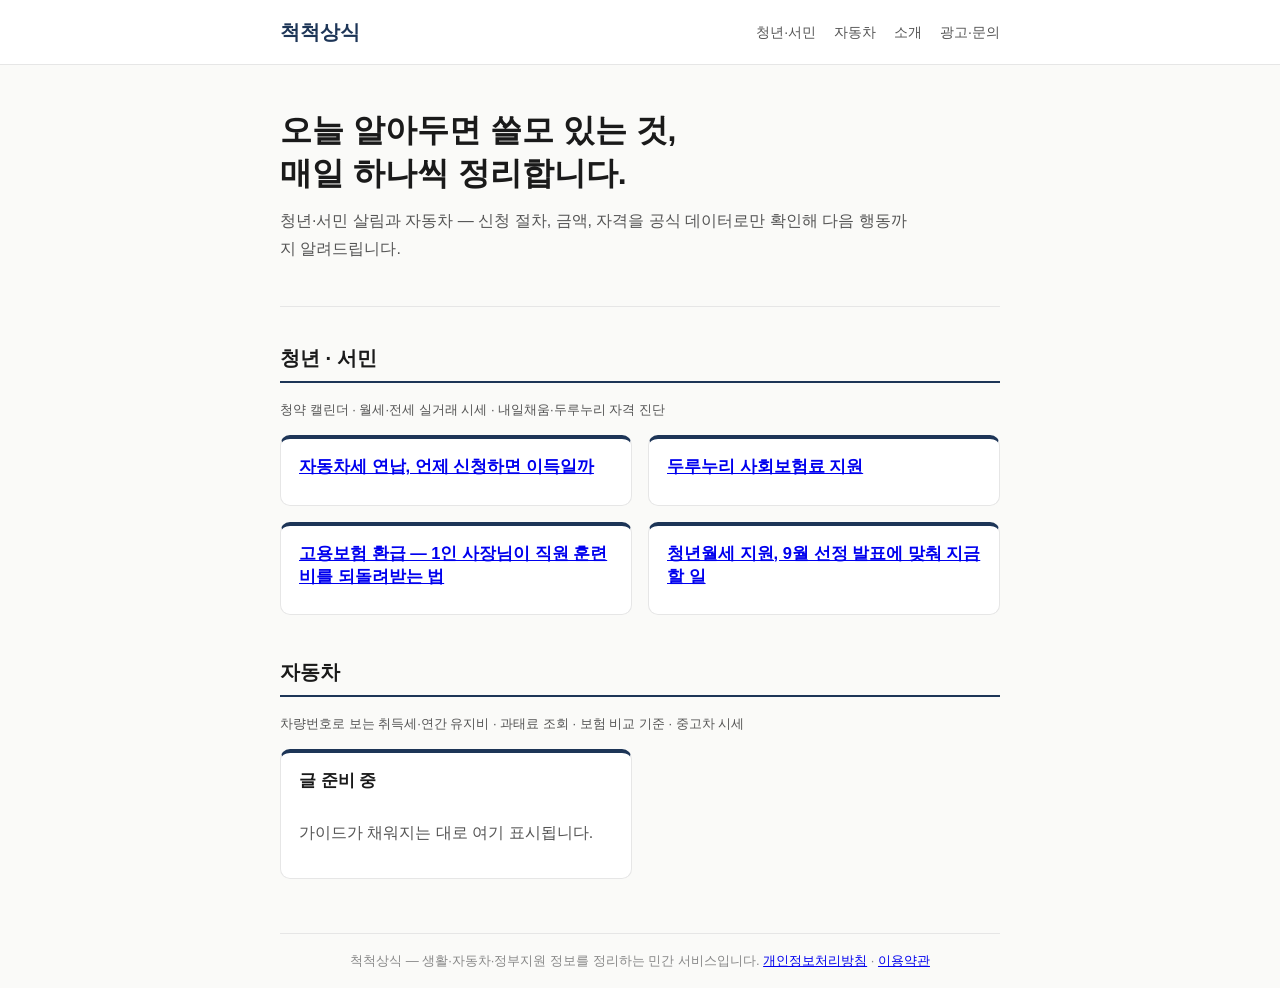
<file: index.html>
<!DOCTYPE html>
<html lang="ko"><head><meta charset="utf-8">
<meta name="viewport" content="width=device-width,initial-scale=1">
<title>척척상식 — 오늘 알아두면 쓸모 있는 생활·자동차·정부지원 정보</title>
<meta name="description" content="청약·월세·지원금·자동차 세금·보험까지, 쓸모 있는 생활 정보를 정리하는 서비스.">
<link rel="stylesheet" href="style.css">
<link rel="canonical" href="https://rlaehddnr890425-star.github.io/sangsik/"></head>
<body>
<header><div class="wrap"><a class="logo" href="index.html">척척상식</a>
<nav><a href="index.html#young">청년·서민</a><a href="index.html#car">자동차</a><a href="about.html">소개</a><a href="contact.html">광고·문의</a></nav>
</div></header>
<main class="wrap">

<section class="hero"><h1>오늘 알아두면 쓸모 있는 것,<br>매일 하나씩 정리합니다.</h1>
<p class="sub">청년·서민 살림과 자동차 — 신청 절차, 금액, 자격을 공식 데이터로만 확인해 다음 행동까지 알려드립니다.</p></section>
<section id="young"><h2>청년 · 서민</h2>
<p class="dim small">청약 캘린더 · 월세·전세 실거래 시세 · 내일채움·두루누리 자격 진단</p>
<div class="ncards"><div class="ncard"><h3><a href="posts/jadongchase-yeonnap-hwanbeop.html">자동차세 연납, 언제 신청하면 이득일까</a></h3></div><div class="ncard"><h3><a href="posts/duryunuri-sahoeboheum-2026.html">두루누리 사회보험료 지원</a></h3></div><div class="ncard"><h3><a href="posts/goyongboheom-hwanbeop-2026.html">고용보험 환급 — 1인 사장님이 직원 훈련비를 되돌려받는 법</a></h3></div><div class="ncard"><h3><a href="posts/cheongnyun-wolse-2026-gaeseu.html">청년월세 지원, 9월 선정 발표에 맞춰 지금 할 일</a></h3></div></div></section>
<section id="car"><h2>자동차</h2>
<p class="dim small">차량번호로 보는 취득세·연간 유지비 · 과태료 조회 · 보험 비교 기준 · 중고차 시세</p>
<div class="ncards"><div class="ncard"><h3>글 준비 중</h3><p class="dim">가이드가 채워지는 대로 여기 표시됩니다.</p></div></div></section>

<footer class="meta" style="margin-top:48px;border-top:1px solid var(--line);padding:16px 0">
척척상식 — 생활·자동차·정부지원 정보를 정리하는 민간 서비스입니다. <a href="privacy.html">개인정보처리방침</a> · <a href="terms.html">이용약관</a>
</footer>
</main></body></html>
</file>
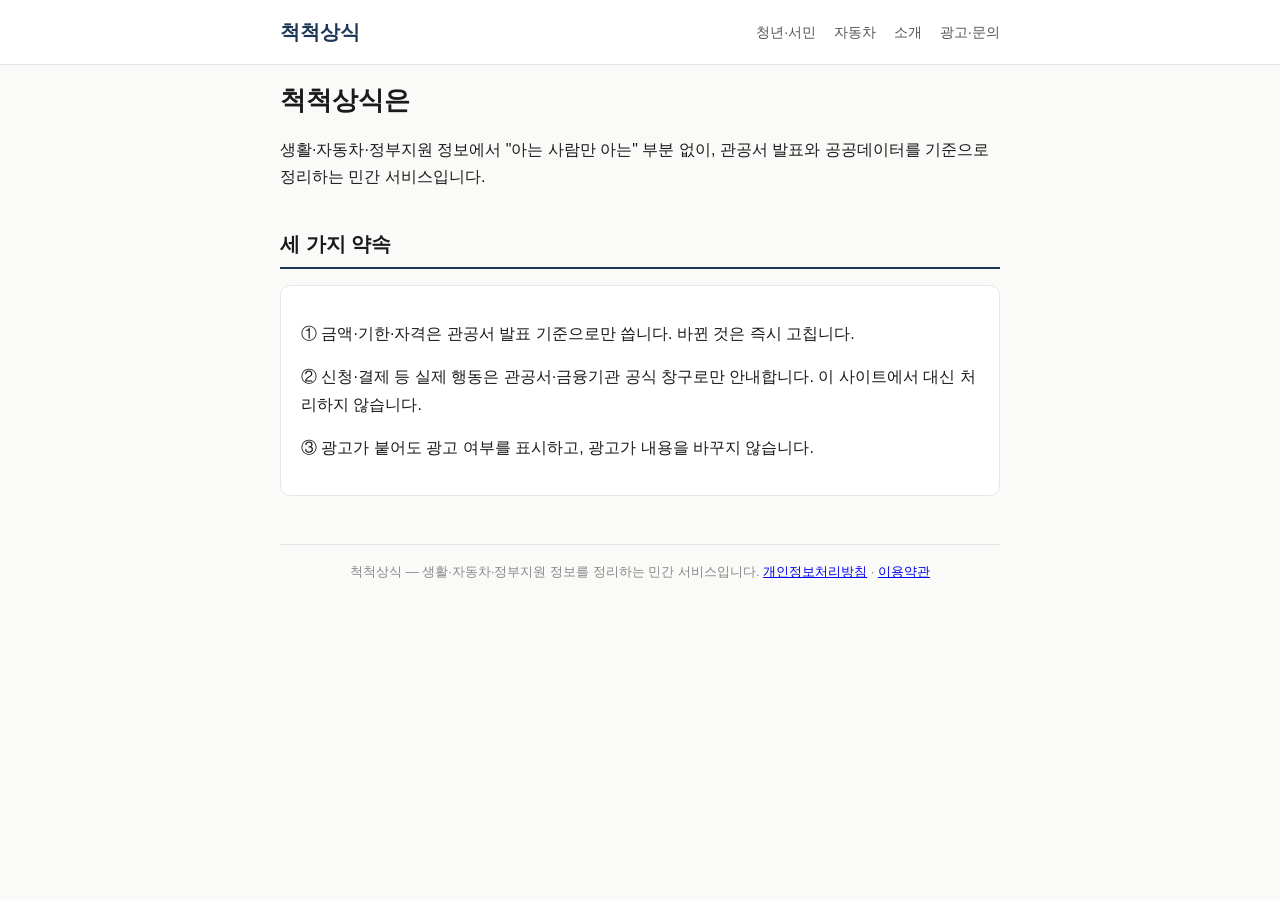
<file: about.html>
<!DOCTYPE html>
<html lang="ko"><head><meta charset="utf-8">
<meta name="viewport" content="width=device-width,initial-scale=1">
<title>소개 — 척척상식</title>
<meta name="description" content="척척상식이 어떤 서비스인지, 무엇을 지키는지.">
<link rel="stylesheet" href="style.css">
<link rel="canonical" href="https://rlaehddnr890425-star.github.io/sangsik/about.html"></head>
<body>
<header><div class="wrap"><a class="logo" href="index.html">척척상식</a>
<nav><a href="index.html#young">청년·서민</a><a href="index.html#car">자동차</a><a href="about.html">소개</a><a href="contact.html">광고·문의</a></nav>
</div></header>
<main class="wrap">

<h1>척척상식은</h1>
<p>생활·자동차·정부지원 정보에서 "아는 사람만 아는" 부분 없이, 관공서 발표와 공공데이터를 기준으로 정리하는 민간 서비스입니다.</p>
<h2>세 가지 약속</h2>
<div class="card"><p>① 금액·기한·자격은 관공서 발표 기준으로만 씁니다. 바뀐 것은 즉시 고칩니다.</p>
<p>② 신청·결제 등 실제 행동은 관공서·금융기관 공식 창구로만 안내합니다. 이 사이트에서 대신 처리하지 않습니다.</p>
<p>③ 광고가 붙어도 광고 여부를 표시하고, 광고가 내용을 바꾸지 않습니다.</p></div>
<footer class="meta" style="margin-top:48px;border-top:1px solid var(--line);padding:16px 0">
척척상식 — 생활·자동차·정부지원 정보를 정리하는 민간 서비스입니다. <a href="privacy.html">개인정보처리방침</a> · <a href="terms.html">이용약관</a>
</footer>
</main></body></html>
</file>
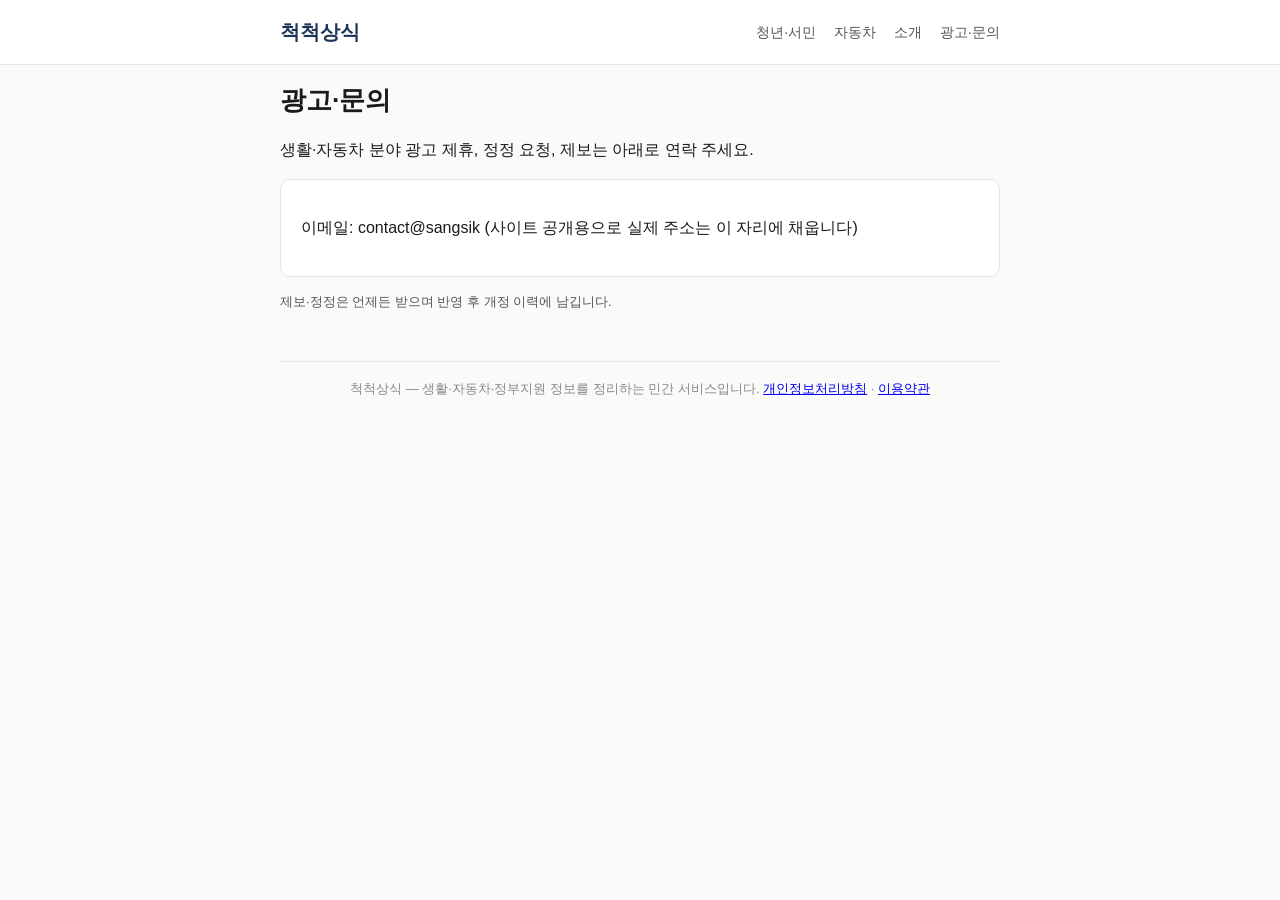
<file: contact.html>
<!DOCTYPE html>
<html lang="ko"><head><meta charset="utf-8">
<meta name="viewport" content="width=device-width,initial-scale=1">
<title>광고·문의 — 척척상식</title>
<meta name="description" content="생활정보 지면 광고·제휴·제보 문의 안내.">
<link rel="stylesheet" href="style.css">
<link rel="canonical" href="https://rlaehddnr890425-star.github.io/sangsik/contact.html"></head>
<body>
<header><div class="wrap"><a class="logo" href="index.html">척척상식</a>
<nav><a href="index.html#young">청년·서민</a><a href="index.html#car">자동차</a><a href="about.html">소개</a><a href="contact.html">광고·문의</a></nav>
</div></header>
<main class="wrap">

<h1>광고·문의</h1>
<p>생활·자동차 분야 광고 제휴, 정정 요청, 제보는 아래로 연락 주세요.</p>
<div class="card"><p>이메일: contact@sangsik (사이트 공개용으로 실제 주소는 이 자리에 채웁니다)</p></div>
<p class="dim small">제보·정정은 언제든 받으며 반영 후 개정 이력에 남깁니다.</p>
<footer class="meta" style="margin-top:48px;border-top:1px solid var(--line);padding:16px 0">
척척상식 — 생활·자동차·정부지원 정보를 정리하는 민간 서비스입니다. <a href="privacy.html">개인정보처리방침</a> · <a href="terms.html">이용약관</a>
</footer>
</main></body></html>
</file>
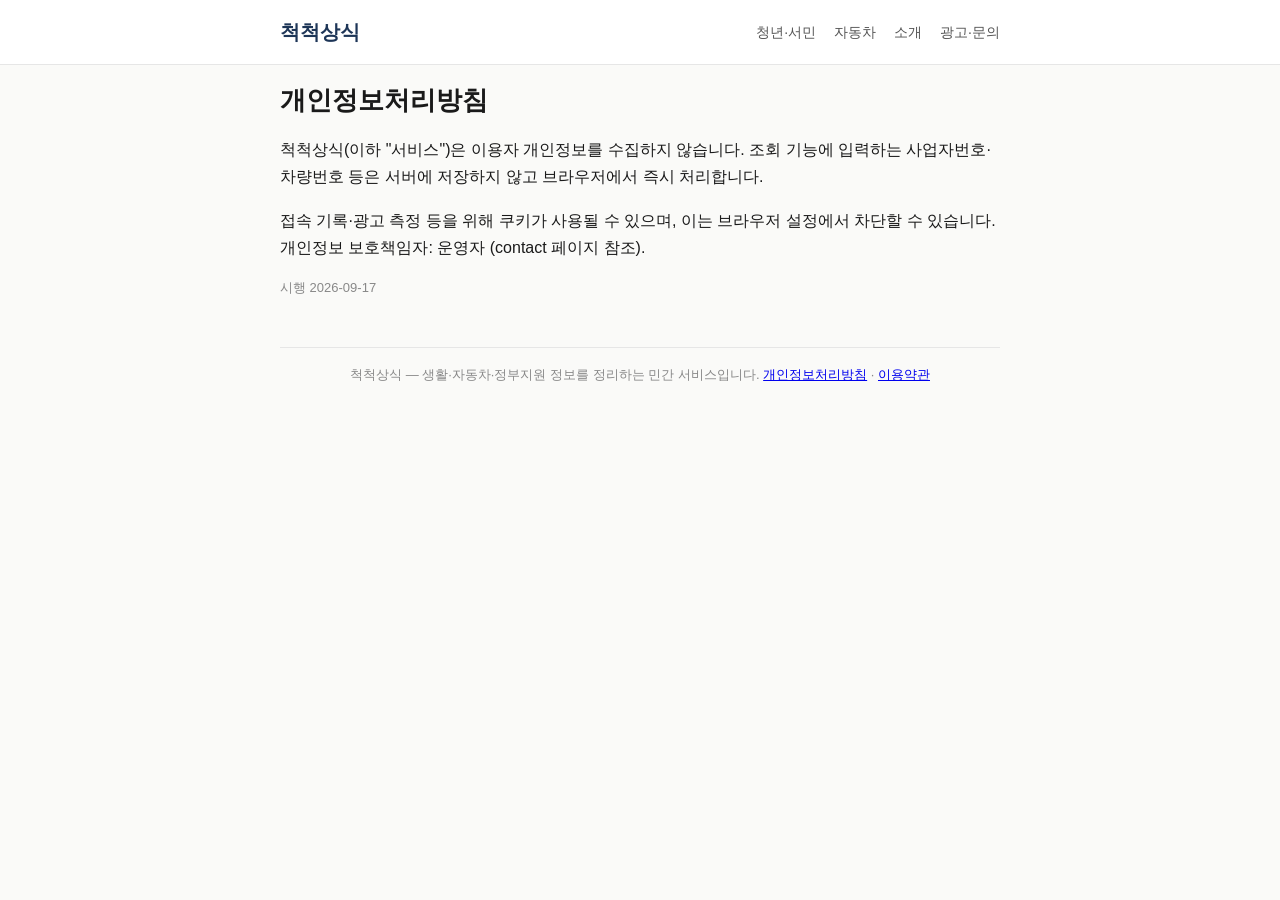
<file: privacy.html>
<!DOCTYPE html>
<html lang="ko"><head><meta charset="utf-8">
<meta name="viewport" content="width=device-width,initial-scale=1">
<title>개인정보처리방침 — 척척상식</title>
<meta name="description" content="척척상식 개인정보처리방침.">
<link rel="stylesheet" href="style.css">
<link rel="canonical" href="https://rlaehddnr890425-star.github.io/sangsik/privacy.html"></head>
<body>
<header><div class="wrap"><a class="logo" href="index.html">척척상식</a>
<nav><a href="index.html#young">청년·서민</a><a href="index.html#car">자동차</a><a href="about.html">소개</a><a href="contact.html">광고·문의</a></nav>
</div></header>
<main class="wrap">

<h1>개인정보처리방침</h1>
<p>척척상식(이하 "서비스")은 이용자 개인정보를 수집하지 않습니다. 조회 기능에 입력하는 사업자번호·차량번호 등은 서버에 저장하지 않고 브라우저에서 즉시 처리합니다.</p>
<p>접속 기록·광고 측정 등을 위해 쿠키가 사용될 수 있으며, 이는 브라우저 설정에서 차단할 수 있습니다. 개인정보 보호책임자: 운영자 (contact 페이지 참조).</p>
<p class="meta">시행 2026-09-17</p>
<footer class="meta" style="margin-top:48px;border-top:1px solid var(--line);padding:16px 0">
척척상식 — 생활·자동차·정부지원 정보를 정리하는 민간 서비스입니다. <a href="privacy.html">개인정보처리방침</a> · <a href="terms.html">이용약관</a>
</footer>
</main></body></html>
</file>
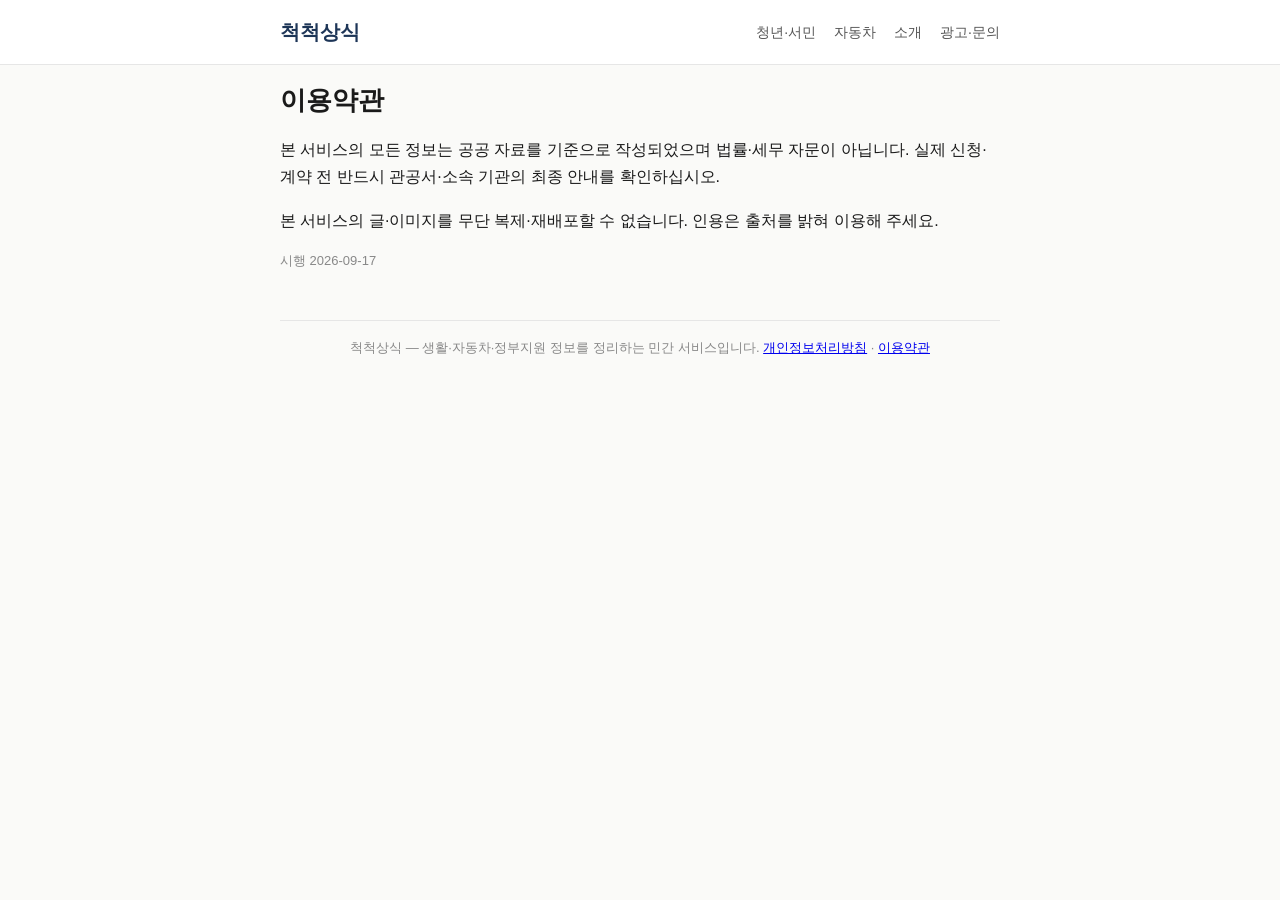
<file: terms.html>
<!DOCTYPE html>
<html lang="ko"><head><meta charset="utf-8">
<meta name="viewport" content="width=device-width,initial-scale=1">
<title>이용약관 — 척척상식</title>
<meta name="description" content="척척상식 이용약관.">
<link rel="stylesheet" href="style.css">
<link rel="canonical" href="https://rlaehddnr890425-star.github.io/sangsik/terms.html"></head>
<body>
<header><div class="wrap"><a class="logo" href="index.html">척척상식</a>
<nav><a href="index.html#young">청년·서민</a><a href="index.html#car">자동차</a><a href="about.html">소개</a><a href="contact.html">광고·문의</a></nav>
</div></header>
<main class="wrap">

<h1>이용약관</h1>
<p>본 서비스의 모든 정보는 공공 자료를 기준으로 작성되었으며 법률·세무 자문이 아닙니다. 실제 신청·계약 전 반드시 관공서·소속 기관의 최종 안내를 확인하십시오.</p>
<p>본 서비스의 글·이미지를 무단 복제·재배포할 수 없습니다. 인용은 출처를 밝혀 이용해 주세요.</p>
<p class="meta">시행 2026-09-17</p>
<footer class="meta" style="margin-top:48px;border-top:1px solid var(--line);padding:16px 0">
척척상식 — 생활·자동차·정부지원 정보를 정리하는 민간 서비스입니다. <a href="privacy.html">개인정보처리방침</a> · <a href="terms.html">이용약관</a>
</footer>
</main></body></html>
</file>
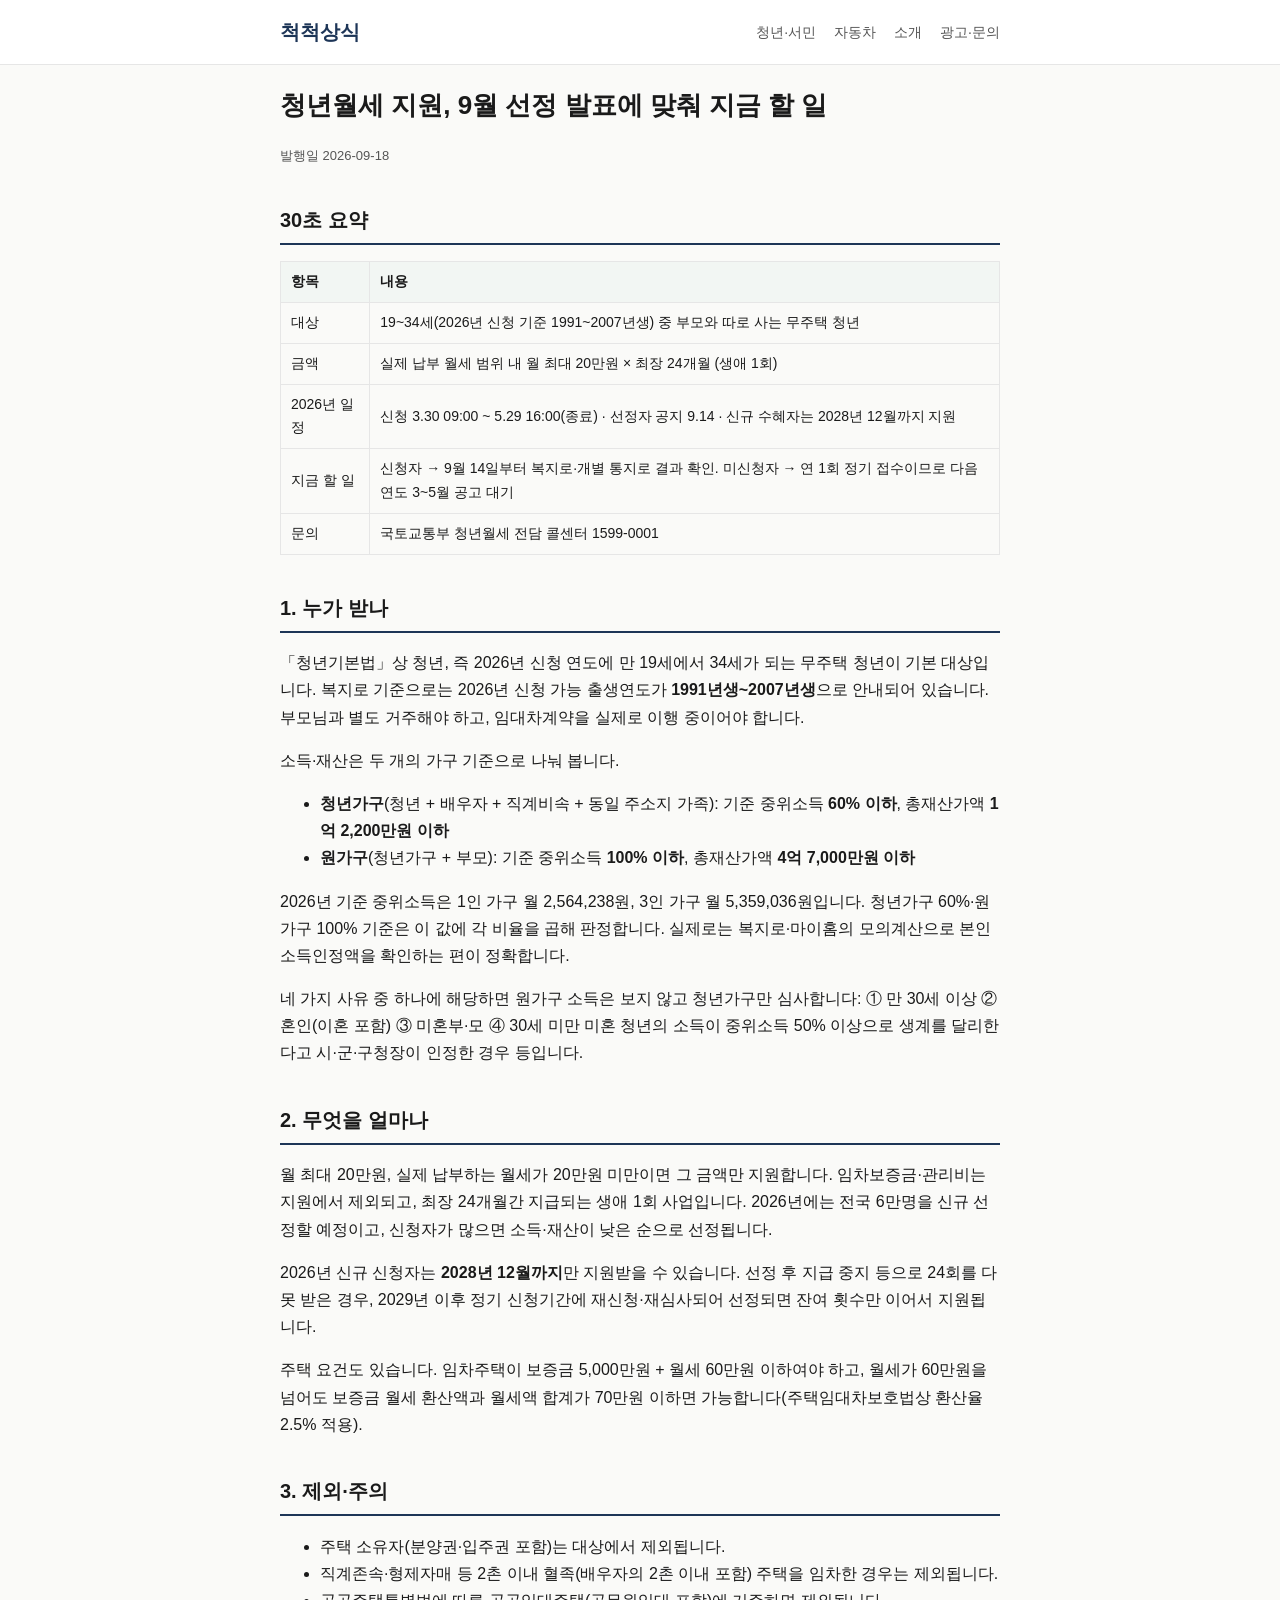
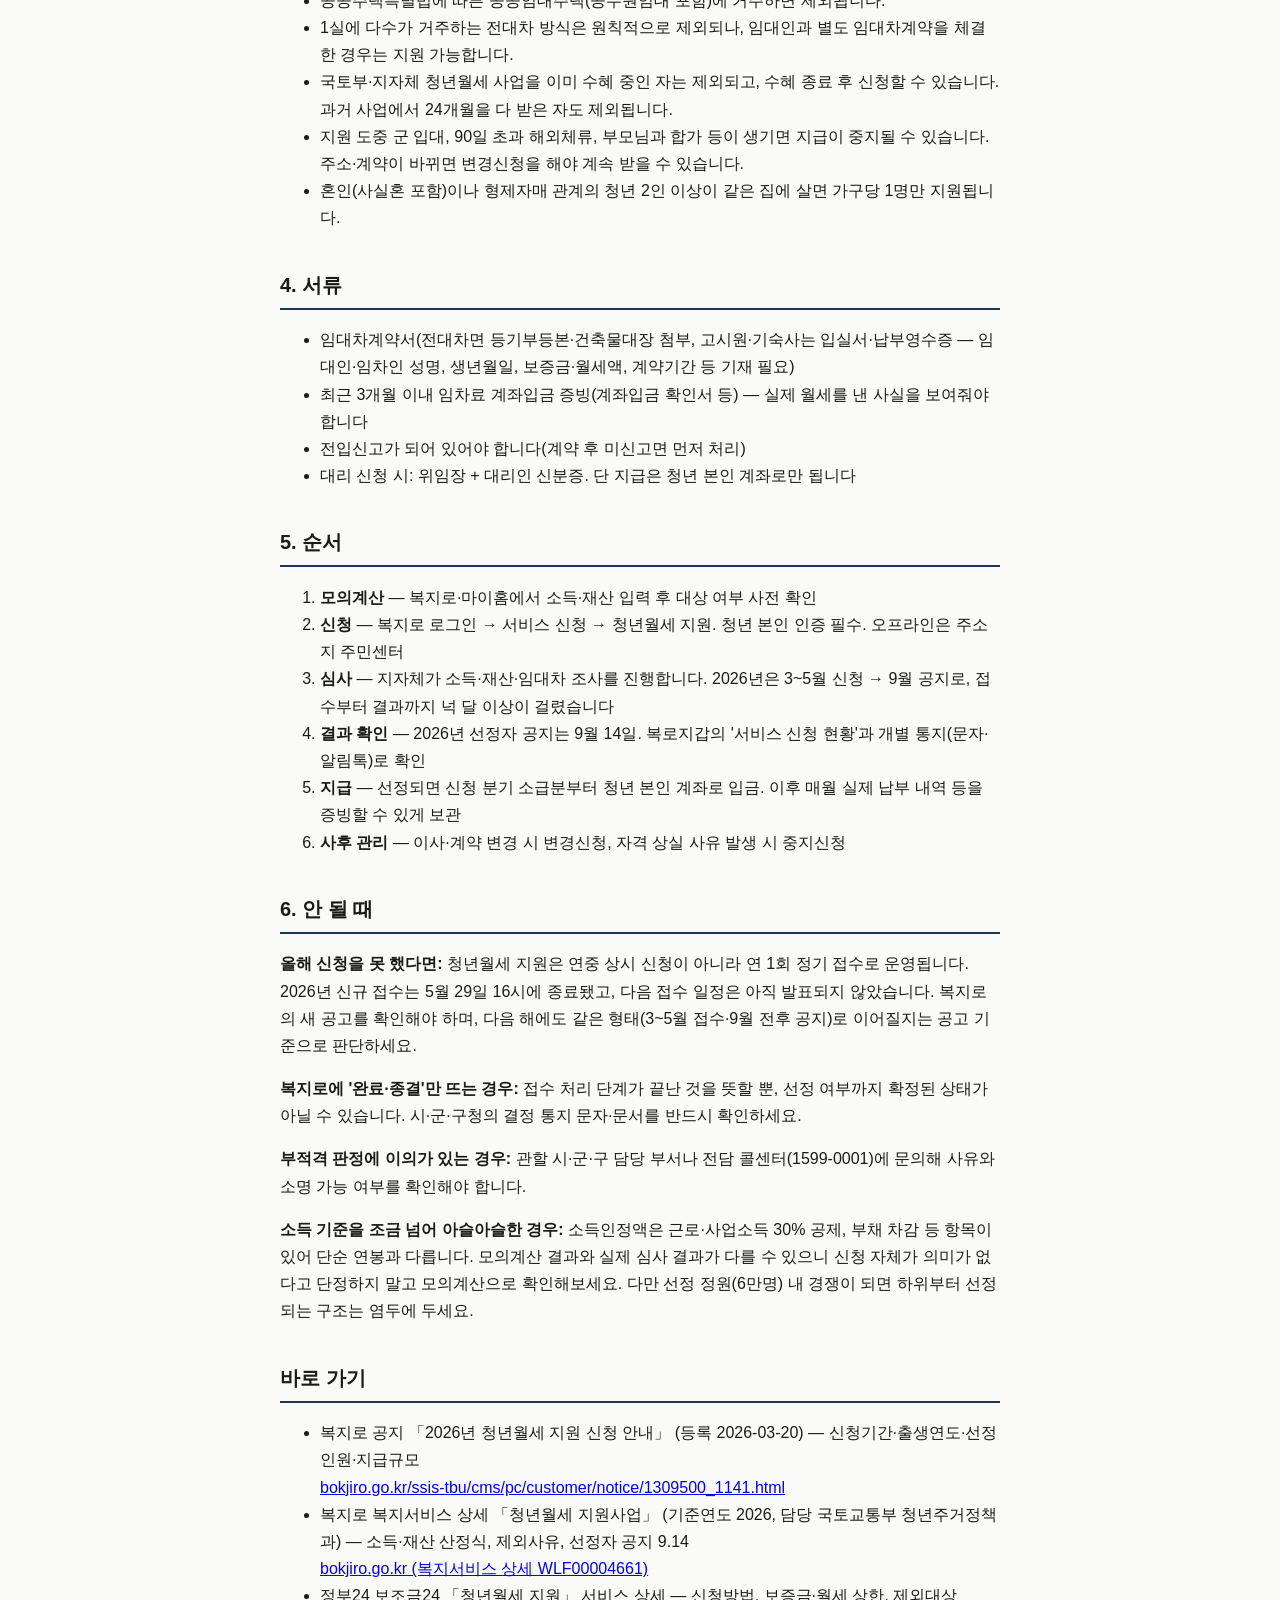
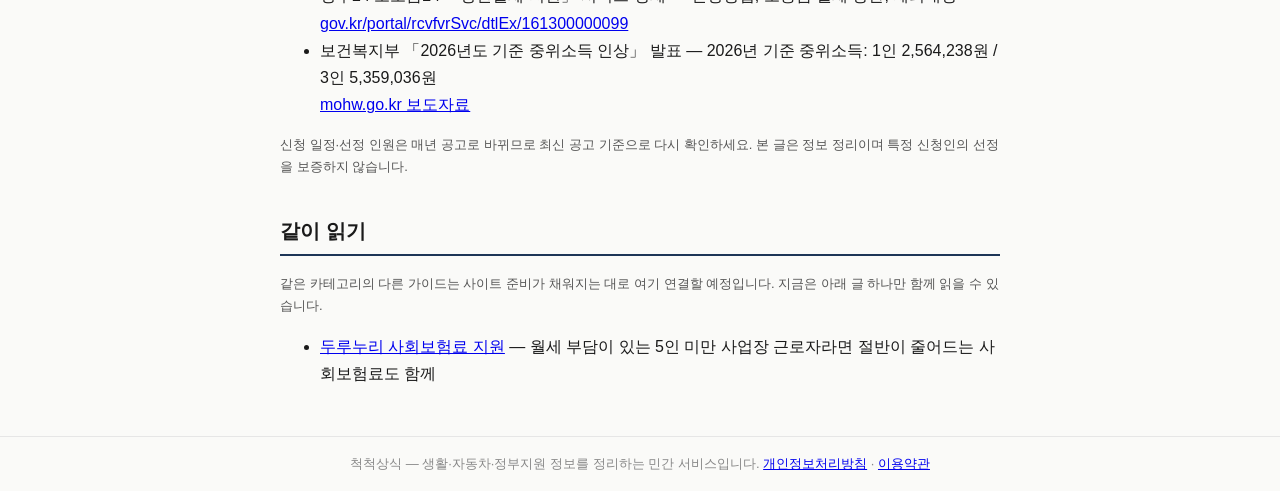
<file: posts/cheongnyun-wolse-2026-gaeseu.html>
<!DOCTYPE html>
<html lang="ko"><head><meta charset="utf-8">
<meta name="viewport" content="width=device-width,initial-scale=1">
<title>청년월세 지원, 9월 선정 발표에 맞춰 지금 할 일 — 척척상식</title>
<meta name="description" content="청년월세 지원사업 2026년 정리. 월 최대 20만원·최장 24개월, 19~34세 무주택 청년 소득·재산 기준, 9월 14일 선정자 공지, 결과 확인과 다음 신청 시점까지 정리.">
<link rel="stylesheet" href="../style.css">
<link rel="canonical" href="https://rlaehddnr890425-star.github.io/sangsik/posts/cheongnyun-wolse-2026-gaeseu/"></head>
<body>
<header><div class="wrap"><a class="logo" href="../index.html">척척상식</a>
<nav><a href="../index.html#young">청년·서민</a><a href="../index.html#car">자동차</a><a href="../about.html">소개</a><a href="../contact.html">광고·문의</a></nav>
</div></header>
<main class="wrap">
<article>
<h1>청년월세 지원, 9월 선정 발표에 맞춰 지금 할 일</h1>
<p class="dim small">발행일 2026-09-18</p>

<h2>30초 요약</h2>
<table>
<tr><th>항목</th><th>내용</th></tr>
<tr><td>대상</td><td>19~34세(2026년 신청 기준 1991~2007년생) 중 부모와 따로 사는 무주택 청년</td></tr>
<tr><td>금액</td><td>실제 납부 월세 범위 내 월 최대 20만원 × 최장 24개월 (생애 1회)</td></tr>
<tr><td>2026년 일정</td><td>신청 3.30 09:00 ~ 5.29 16:00(종료) · 선정자 공지 9.14 · 신규 수혜자는 2028년 12월까지 지원</td></tr>
<tr><td>지금 할 일</td><td>신청자 → 9월 14일부터 복지로·개별 통지로 결과 확인. 미신청자 → 연 1회 정기 접수이므로 다음 연도 3~5월 공고 대기</td></tr>
<tr><td>문의</td><td>국토교통부 청년월세 전담 콜센터 1599-0001</td></tr>
</table>

<h2>1. 누가 받나</h2>
<p>「청년기본법」상 청년, 즉 2026년 신청 연도에 만 19세에서 34세가 되는 무주택 청년이 기본 대상입니다. 복지로 기준으로는 2026년 신청 가능 출생연도가 <strong>1991년생~2007년생</strong>으로 안내되어 있습니다. 부모님과 별도 거주해야 하고, 임대차계약을 실제로 이행 중이어야 합니다.</p>
<p>소득·재산은 두 개의 가구 기준으로 나눠 봅니다.</p>
<ul>
<li><strong>청년가구</strong>(청년 + 배우자 + 직계비속 + 동일 주소지 가족): 기준 중위소득 <strong>60% 이하</strong>, 총재산가액 <strong>1억 2,200만원 이하</strong></li>
<li><strong>원가구</strong>(청년가구 + 부모): 기준 중위소득 <strong>100% 이하</strong>, 총재산가액 <strong>4억 7,000만원 이하</strong></li>
</ul>
<p>2026년 기준 중위소득은 1인 가구 월 2,564,238원, 3인 가구 월 5,359,036원입니다. 청년가구 60%·원가구 100% 기준은 이 값에 각 비율을 곱해 판정합니다. 실제로는 복지로·마이홈의 모의계산으로 본인 소득인정액을 확인하는 편이 정확합니다.</p>
<p>네 가지 사유 중 하나에 해당하면 원가구 소득은 보지 않고 청년가구만 심사합니다: ① 만 30세 이상 ② 혼인(이혼 포함) ③ 미혼부·모 ④ 30세 미만 미혼 청년의 소득이 중위소득 50% 이상으로 생계를 달리한다고 시·군·구청장이 인정한 경우 등입니다.</p>

<h2>2. 무엇을 얼마나</h2>
<p>월 최대 20만원, 실제 납부하는 월세가 20만원 미만이면 그 금액만 지원합니다. 임차보증금·관리비는 지원에서 제외되고, 최장 24개월간 지급되는 생애 1회 사업입니다. 2026년에는 전국 6만명을 신규 선정할 예정이고, 신청자가 많으면 소득·재산이 낮은 순으로 선정됩니다.</p>
<p>2026년 신규 신청자는 <strong>2028년 12월까지</strong>만 지원받을 수 있습니다. 선정 후 지급 중지 등으로 24회를 다 못 받은 경우, 2029년 이후 정기 신청기간에 재신청·재심사되어 선정되면 잔여 횟수만 이어서 지원됩니다.</p>
<p>주택 요건도 있습니다. 임차주택이 보증금 5,000만원 + 월세 60만원 이하여야 하고, 월세가 60만원을 넘어도 보증금 월세 환산액과 월세액 합계가 70만원 이하면 가능합니다(주택임대차보호법상 환산율 2.5% 적용).</p>

<h2>3. 제외·주의</h2>
<ul>
<li>주택 소유자(분양권·입주권 포함)는 대상에서 제외됩니다.</li>
<li>직계존속·형제자매 등 2촌 이내 혈족(배우자의 2촌 이내 포함) 주택을 임차한 경우는 제외됩니다.</li>
<li>공공주택특별법에 따른 공공임대주택(공무원임대 포함)에 거주하면 제외됩니다.</li>
<li>1실에 다수가 거주하는 전대차 방식은 원칙적으로 제외되나, 임대인과 별도 임대차계약을 체결한 경우는 지원 가능합니다.</li>
<li>국토부·지자체 청년월세 사업을 이미 수혜 중인 자는 제외되고, 수혜 종료 후 신청할 수 있습니다. 과거 사업에서 24개월을 다 받은 자도 제외됩니다.</li>
<li>지원 도중 군 입대, 90일 초과 해외체류, 부모님과 합가 등이 생기면 지급이 중지될 수 있습니다. 주소·계약이 바뀌면 변경신청을 해야 계속 받을 수 있습니다.</li>
<li>혼인(사실혼 포함)이나 형제자매 관계의 청년 2인 이상이 같은 집에 살면 가구당 1명만 지원됩니다.</li>
</ul>

<h2>4. 서류</h2>
<ul>
<li>임대차계약서(전대차면 등기부등본·건축물대장 첨부, 고시원·기숙사는 입실서·납부영수증 — 임대인·임차인 성명, 생년월일, 보증금·월세액, 계약기간 등 기재 필요)</li>
<li>최근 3개월 이내 임차료 계좌입금 증빙(계좌입금 확인서 등) — 실제 월세를 낸 사실을 보여줘야 합니다</li>
<li>전입신고가 되어 있어야 합니다(계약 후 미신고면 먼저 처리)</li>
<li>대리 신청 시: 위임장 + 대리인 신분증. 단 지급은 청년 본인 계좌로만 됩니다</li>
</ul>

<h2>5. 순서</h2>
<ol>
<li><strong>모의계산</strong> — 복지로·마이홈에서 소득·재산 입력 후 대상 여부 사전 확인</li>
<li><strong>신청</strong> — 복지로 로그인 → 서비스 신청 → 청년월세 지원. 청년 본인 인증 필수. 오프라인은 주소지 주민센터</li>
<li><strong>심사</strong> — 지자체가 소득·재산·임대차 조사를 진행합니다. 2026년은 3~5월 신청 → 9월 공지로, 접수부터 결과까지 넉 달 이상이 걸렸습니다</li>
<li><strong>결과 확인</strong> — 2026년 선정자 공지는 9월 14일. 복로지갑의 '서비스 신청 현황'과 개별 통지(문자·알림톡)로 확인</li>
<li><strong>지급</strong> — 선정되면 신청 분기 소급분부터 청년 본인 계좌로 입금. 이후 매월 실제 납부 내역 등을 증빙할 수 있게 보관</li>
<li><strong>사후 관리</strong> — 이사·계약 변경 시 변경신청, 자격 상실 사유 발생 시 중지신청</li>
</ol>

<h2>6. 안 될 때</h2>
<p><strong>올해 신청을 못 했다면:</strong> 청년월세 지원은 연중 상시 신청이 아니라 연 1회 정기 접수로 운영됩니다. 2026년 신규 접수는 5월 29일 16시에 종료됐고, 다음 접수 일정은 아직 발표되지 않았습니다. 복지로의 새 공고를 확인해야 하며, 다음 해에도 같은 형태(3~5월 접수·9월 전후 공지)로 이어질지는 공고 기준으로 판단하세요.</p>
<p><strong>복지로에 '완료·종결'만 뜨는 경우:</strong> 접수 처리 단계가 끝난 것을 뜻할 뿐, 선정 여부까지 확정된 상태가 아닐 수 있습니다. 시·군·구청의 결정 통지 문자·문서를 반드시 확인하세요.</p>
<p><strong>부적격 판정에 이의가 있는 경우:</strong> 관할 시·군·구 담당 부서나 전담 콜센터(1599-0001)에 문의해 사유와 소명 가능 여부를 확인해야 합니다.</p>
<p><strong>소득 기준을 조금 넘어 아슬아슬한 경우:</strong> 소득인정액은 근로·사업소득 30% 공제, 부채 차감 등 항목이 있어 단순 연봉과 다릅니다. 모의계산 결과와 실제 심사 결과가 다를 수 있으니 신청 자체가 의미가 없다고 단정하지 말고 모의계산으로 확인해보세요. 다만 선정 정원(6만명) 내 경쟁이 되면 하위부터 선정되는 구조는 염두에 두세요.</p>

<h2>바로 가기</h2>
<ul>
<li>복지로 공지 「2026년 청년월세 지원 신청 안내」 (등록 2026-03-20) — 신청기간·출생연도·선정 인원·지급규모<br><a href="https://www.bokjiro.go.kr/ssis-tbu/cms/pc/customer/notice/1309500_1141.html">bokjiro.go.kr/ssis-tbu/cms/pc/customer/notice/1309500_1141.html</a></li>
<li>복지로 복지서비스 상세 「청년월세 지원사업」 (기준연도 2026, 담당 국토교통부 청년주거정책과) — 소득·재산 산정식, 제외사유, 선정자 공지 9.14<br><a href="https://www.bokjiro.go.kr/ssis-tbu/twataa/wlfareInfo/moveTWAT52011M.do?wlfareInfoId=WLF00004661">bokjiro.go.kr (복지서비스 상세 WLF00004661)</a></li>
<li>정부24 보조금24 「청년월세 지원」 서비스 상세 — 신청방법, 보증금·월세 상한, 제외대상<br><a href="https://www.gov.kr/portal/rcvfvrSvc/dtlEx/161300000099">gov.kr/portal/rcvfvrSvc/dtlEx/161300000099</a></li>
<li>보건복지부 「2026년도 기준 중위소득 인상」 발표 — 2026년 기준 중위소득: 1인 2,564,238원 / 3인 5,359,036원<br><a href="https://www.mohw.go.kr/board.es?act=view&bid=0027&list_no=1487098&mid=a10503000000">mohw.go.kr 보도자료</a></li>
</ul>
<p class="dim small">신청 일정·선정 인원은 매년 공고로 바뀌므로 최신 공고 기준으로 다시 확인하세요. 본 글은 정보 정리이며 특정 신청인의 선정을 보증하지 않습니다.</p>

<h2>같이 읽기</h2>
<p class="dim small">같은 카테고리의 다른 가이드는 사이트 준비가 채워지는 대로 여기 연결할 예정입니다. 지금은 아래 글 하나만 함께 읽을 수 있습니다.</p>
<ul>
<li><a href="duryunuri-sahoeboheum-2026.html">두루누리 사회보험료 지원</a> — 월세 부담이 있는 5인 미만 사업장 근로자라면 절반이 줄어드는 사회보험료도 함께</li>
</ul>
</article>
</main>
<footer class="meta" style="margin-top:48px;border-top:1px solid var(--line);padding:16px 0">
척척상식 — 생활·자동차·정부지원 정보를 정리하는 민간 서비스입니다. <a href="../privacy.html">개인정보처리방침</a> · <a href="../terms.html">이용약관</a>
</footer>
</body></html>
</file>
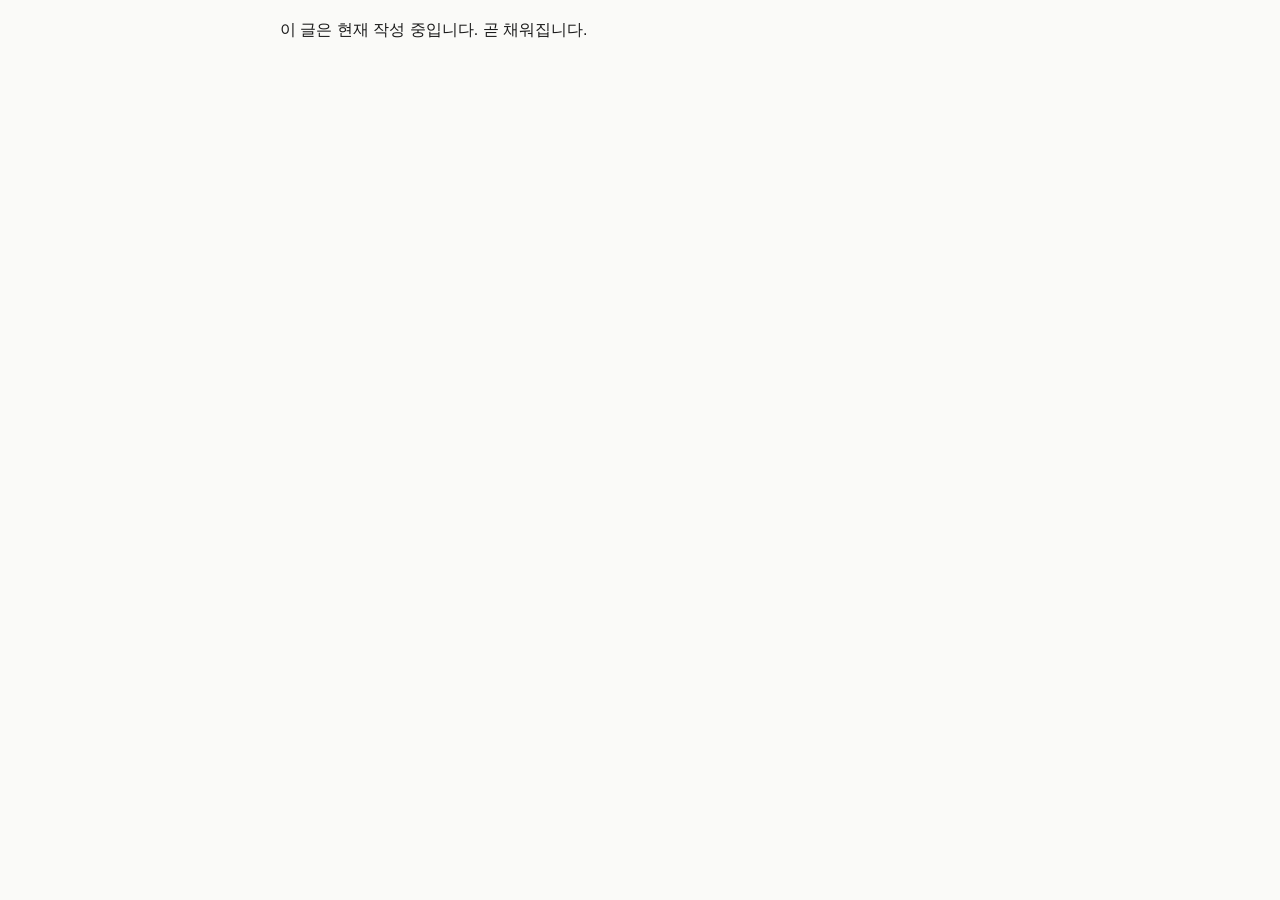
<file: posts/duryunuri-sahoeboheum-2026.html>
<!DOCTYPE html>
<html lang="ko"><head><meta charset="utf-8">
<meta name="viewport" content="width=device-width,initial-scale=1">
<title>두루누리 사회보험료 지원 — 척척상식</title>
<meta name="description" content="5인 미만 사업장 근로자와 사업주의 국민연금·고용보험료 절반을 국가가 지원하는 두루누리 사회보험 지원사업. 자격·지원률·신청을 정리합니다.">
<link rel="stylesheet" href="../style.css">
<link rel="canonical" href="https://rlaehddnr890425-star.github.io/sangsik/posts/duryunuri-sahoeboheum-2026/"></head>
<body>
<main class="wrap"><p>이 글은 현재 작성 중입니다. 곧 채워집니다.</p></main>
</body></html>
</file>
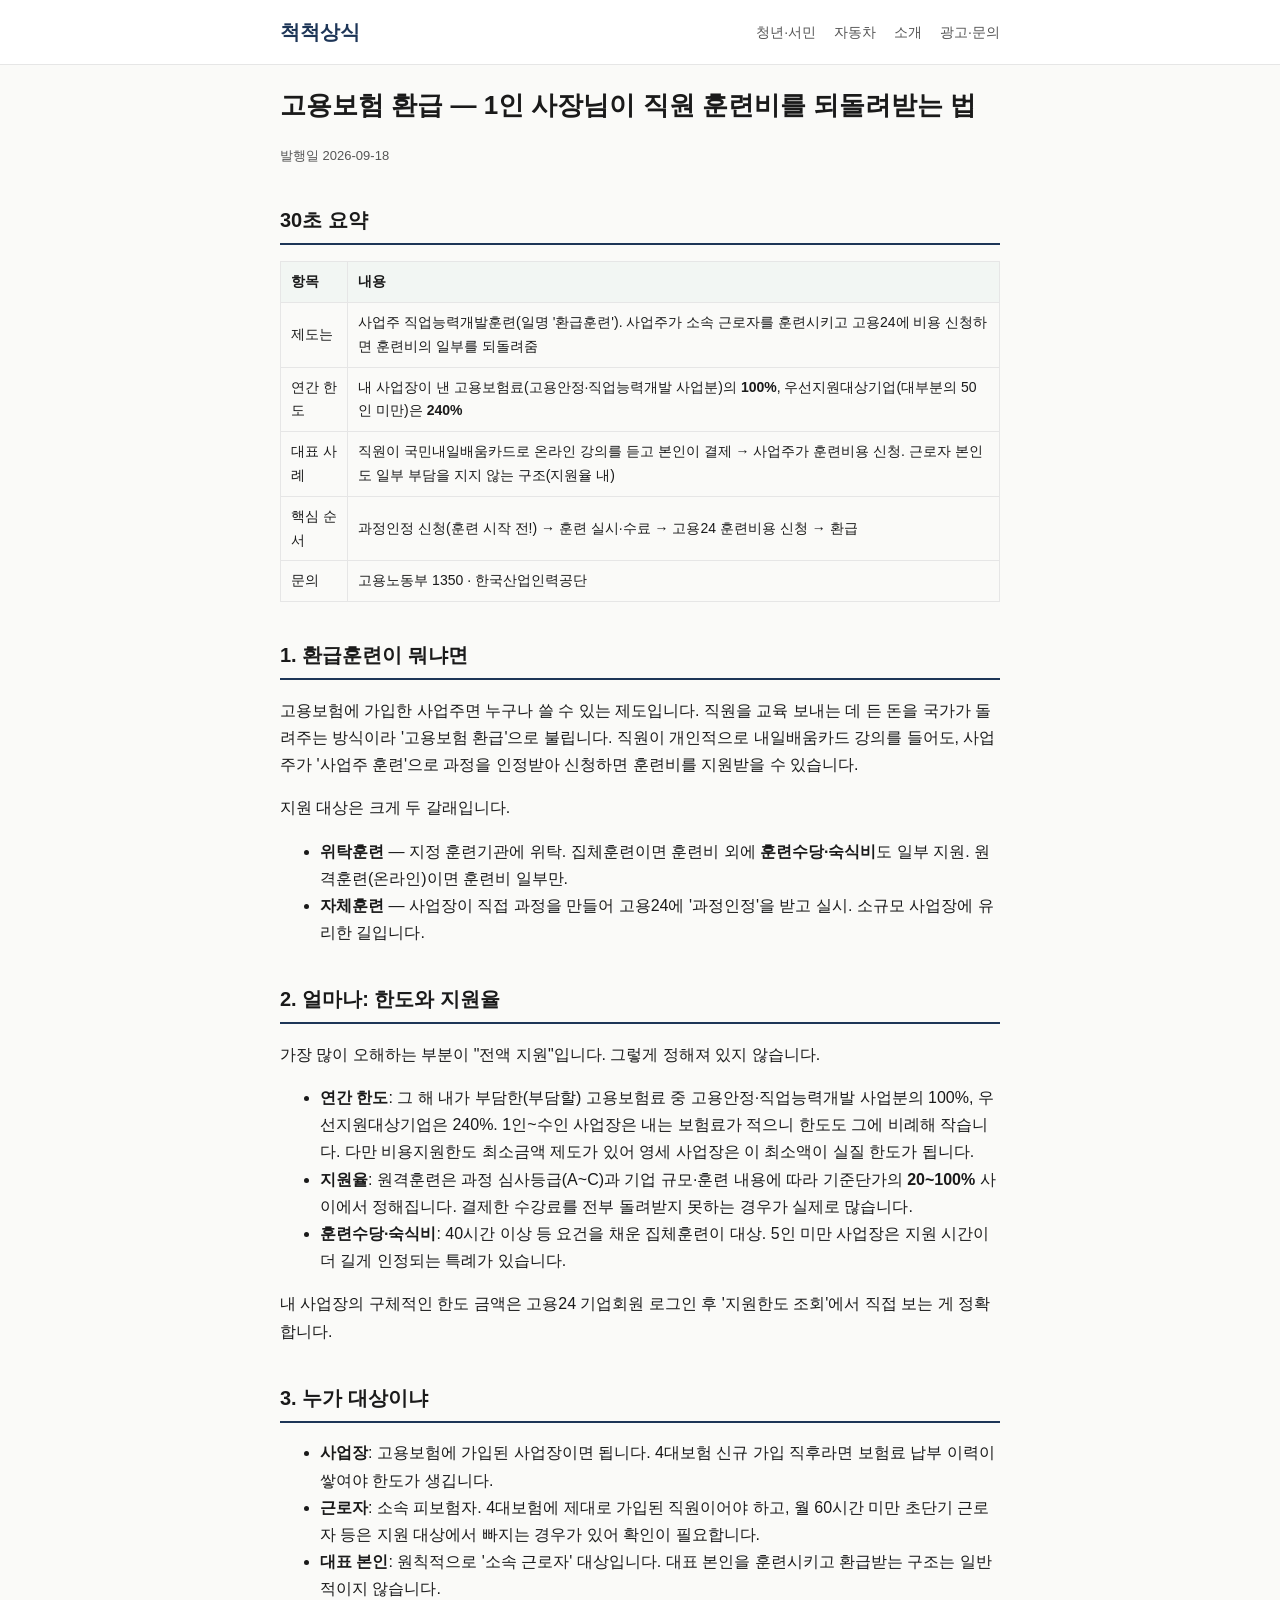
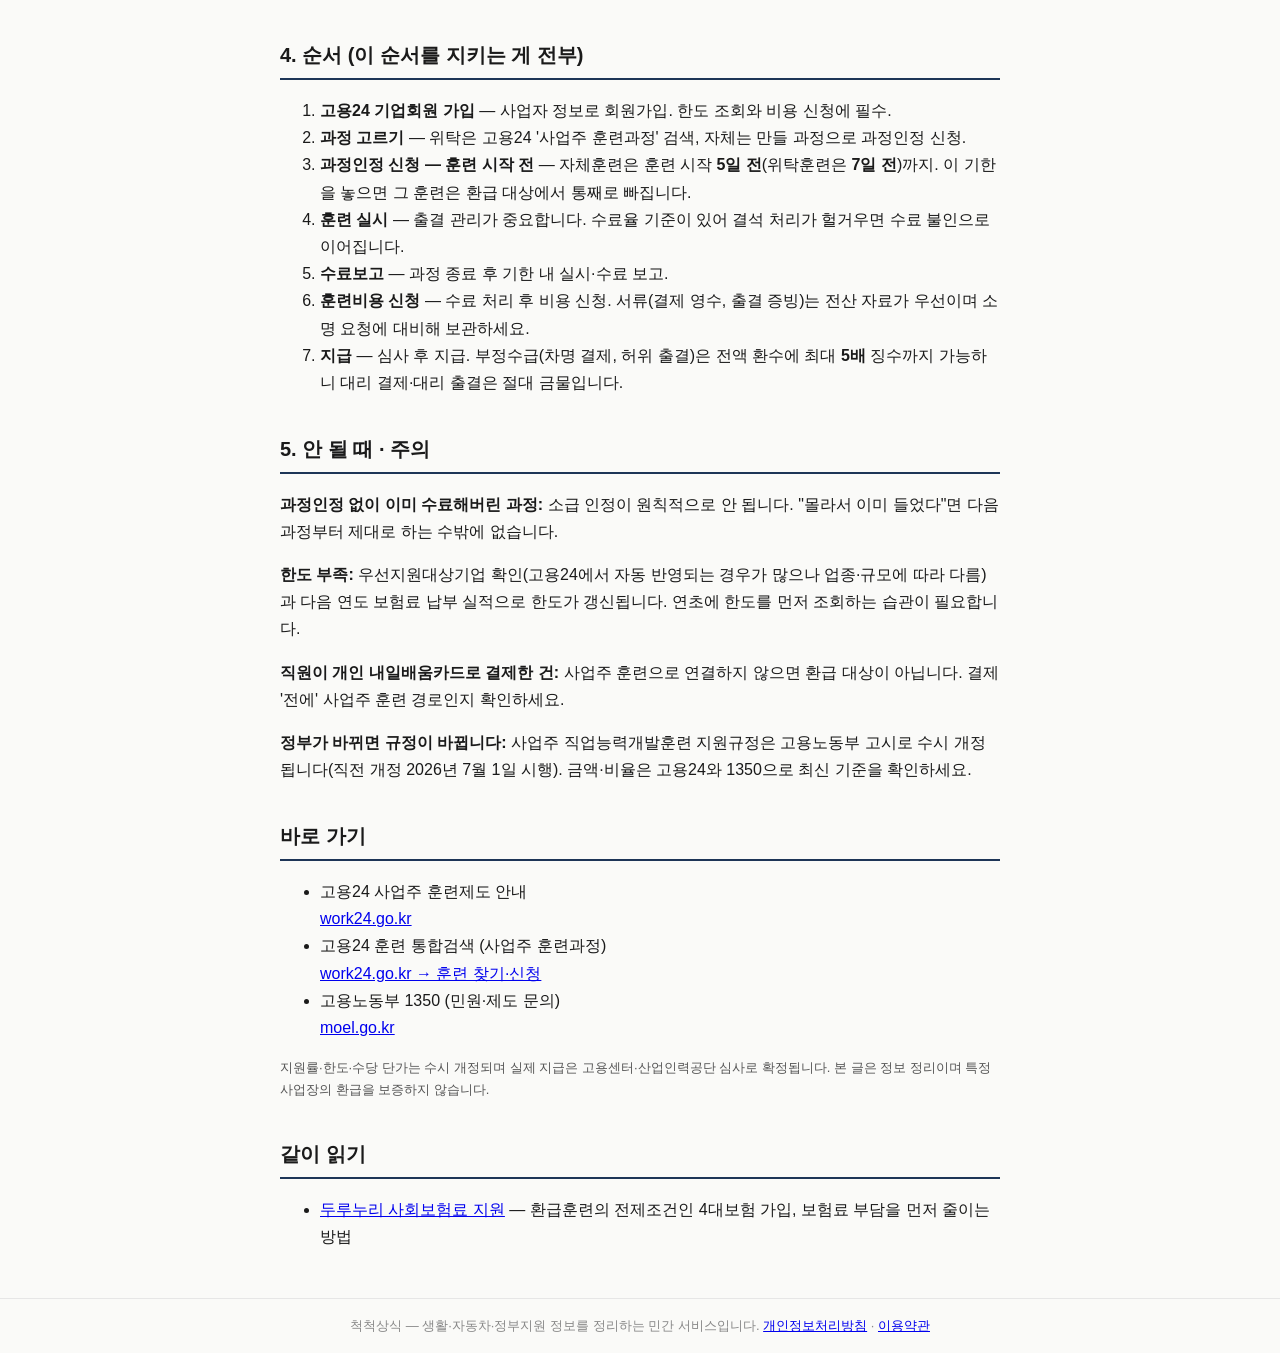
<file: posts/goyongboheom-hwanbeop-2026.html>
<!DOCTYPE html>
<html lang="ko"><head><meta charset="utf-8">
<meta name="viewport" content="width=device-width,initial-scale=1">
<title>고용보험 환급 — 1인 사장님이 직원 훈련비를 되돌려받는 법 — 척척상식</title>
<meta name="description" content="사업주 직업능력개발훈련(환급훈련) 2026년 정리. 5인 미만 우선지원 한도(고용보험료의 240%), 원격훈련 지원율, 훈련수당·숙식비, 고용24 과정인정→수료→비용신청 순서, 5인 미만 소규모사업장 집체훈련 지원시간 확대까지.">
<link rel="stylesheet" href="../style.css">
<link rel="canonical" href="https://rlaehddnr890425-star.github.io/sangsik/posts/goyongboheom-hwanbeop-2026/"></head>
<body>
<header><div class="wrap"><a class="logo" href="../index.html">척척상식</a>
<nav><a href="../index.html#young">청년·서민</a><a href="../index.html#car">자동차</a><a href="../about.html">소개</a><a href="../contact.html">광고·문의</a></nav>
</div></header>
<main class="wrap">
<article>
<h1>고용보험 환급 — 1인 사장님이 직원 훈련비를 되돌려받는 법</h1>
<p class="dim small">발행일 2026-09-18</p>

<h2>30초 요약</h2>
<table>
<tr><th>항목</th><th>내용</th></tr>
<tr><td>제도는</td><td>사업주 직업능력개발훈련(일명 '환급훈련'). 사업주가 소속 근로자를 훈련시키고 고용24에 비용 신청하면 훈련비의 일부를 되돌려줌</td></tr>
<tr><td>연간 한도</td><td>내 사업장이 낸 고용보험료(고용안정·직업능력개발 사업분)의 <strong>100%</strong>, 우선지원대상기업(대부분의 50인 미만)은 <strong>240%</strong></td></tr>
<tr><td>대표 사례</td><td>직원이 국민내일배움카드로 온라인 강의를 듣고 본인이 결제 → 사업주가 훈련비용 신청. 근로자 본인도 일부 부담을 지지 않는 구조(지원율 내)</td></tr>
<tr><td>핵심 순서</td><td>과정인정 신청(훈련 시작 전!) → 훈련 실시·수료 → 고용24 훈련비용 신청 → 환급</td></tr>
<tr><td>문의</td><td>고용노동부 1350 · 한국산업인력공단</td></tr>
</table>

<h2>1. 환급훈련이 뭐냐면</h2>
<p>고용보험에 가입한 사업주면 누구나 쓸 수 있는 제도입니다. 직원을 교육 보내는 데 든 돈을 국가가 돌려주는 방식이라 '고용보험 환급'으로 불립니다. 직원이 개인적으로 내일배움카드 강의를 들어도, 사업주가 '사업주 훈련'으로 과정을 인정받아 신청하면 훈련비를 지원받을 수 있습니다.</p>
<p>지원 대상은 크게 두 갈래입니다.</p>
<ul>
<li><strong>위탁훈련</strong> — 지정 훈련기관에 위탁. 집체훈련이면 훈련비 외에 <strong>훈련수당·숙식비</strong>도 일부 지원. 원격훈련(온라인)이면 훈련비 일부만.</li>
<li><strong>자체훈련</strong> — 사업장이 직접 과정을 만들어 고용24에 '과정인정'을 받고 실시. 소규모 사업장에 유리한 길입니다.</li>
</ul>

<h2>2. 얼마나: 한도와 지원율</h2>
<p>가장 많이 오해하는 부분이 "전액 지원"입니다. 그렇게 정해져 있지 않습니다.</p>
<ul>
<li><strong>연간 한도</strong>: 그 해 내가 부담한(부담할) 고용보험료 중 고용안정·직업능력개발 사업분의 100%, 우선지원대상기업은 240%. 1인~수인 사업장은 내는 보험료가 적으니 한도도 그에 비례해 작습니다. 다만 비용지원한도 최소금액 제도가 있어 영세 사업장은 이 최소액이 실질 한도가 됩니다.</li>
<li><strong>지원율</strong>: 원격훈련은 과정 심사등급(A~C)과 기업 규모·훈련 내용에 따라 기준단가의 <strong>20~100%</strong> 사이에서 정해집니다. 결제한 수강료를 전부 돌려받지 못하는 경우가 실제로 많습니다.</li>
<li><strong>훈련수당·숙식비</strong>: 40시간 이상 등 요건을 채운 집체훈련이 대상. 5인 미만 사업장은 지원 시간이 더 길게 인정되는 특례가 있습니다.</li>
</ul>
<p>내 사업장의 구체적인 한도 금액은 고용24 기업회원 로그인 후 '지원한도 조회'에서 직접 보는 게 정확합니다.</p>

<h2>3. 누가 대상이냐</h2>
<ul>
<li><strong>사업장</strong>: 고용보험에 가입된 사업장이면 됩니다. 4대보험 신규 가입 직후라면 보험료 납부 이력이 쌓여야 한도가 생깁니다.</li>
<li><strong>근로자</strong>: 소속 피보험자. 4대보험에 제대로 가입된 직원이어야 하고, 월 60시간 미만 초단기 근로자 등은 지원 대상에서 빠지는 경우가 있어 확인이 필요합니다.</li>
<li><strong>대표 본인</strong>: 원칙적으로 '소속 근로자' 대상입니다. 대표 본인을 훈련시키고 환급받는 구조는 일반적이지 않습니다.</li>
</ul>

<h2>4. 순서 (이 순서를 지키는 게 전부)</h2>
<ol>
<li><strong>고용24 기업회원 가입</strong> — 사업자 정보로 회원가입. 한도 조회와 비용 신청에 필수.</li>
<li><strong>과정 고르기</strong> — 위탁은 고용24 '사업주 훈련과정' 검색, 자체는 만들 과정으로 과정인정 신청.</li>
<li><strong>과정인정 신청 — 훈련 시작 전</strong> — 자체훈련은 훈련 시작 <strong>5일 전</strong>(위탁훈련은 <strong>7일 전</strong>)까지. 이 기한을 놓으면 그 훈련은 환급 대상에서 통째로 빠집니다.</li>
<li><strong>훈련 실시</strong> — 출결 관리가 중요합니다. 수료율 기준이 있어 결석 처리가 헐거우면 수료 불인으로 이어집니다.</li>
<li><strong>수료보고</strong> — 과정 종료 후 기한 내 실시·수료 보고.</li>
<li><strong>훈련비용 신청</strong> — 수료 처리 후 비용 신청. 서류(결제 영수, 출결 증빙)는 전산 자료가 우선이며 소명 요청에 대비해 보관하세요.</li>
<li><strong>지급</strong> — 심사 후 지급. 부정수급(차명 결제, 허위 출결)은 전액 환수에 최대 <strong>5배</strong> 징수까지 가능하니 대리 결제·대리 출결은 절대 금물입니다.</li>
</ol>

<h2>5. 안 될 때 · 주의</h2>
<p><strong>과정인정 없이 이미 수료해버린 과정:</strong> 소급 인정이 원칙적으로 안 됩니다. "몰라서 이미 들었다"면 다음 과정부터 제대로 하는 수밖에 없습니다.</p>
<p><strong>한도 부족:</strong> 우선지원대상기업 확인(고용24에서 자동 반영되는 경우가 많으나 업종·규모에 따라 다름)과 다음 연도 보험료 납부 실적으로 한도가 갱신됩니다. 연초에 한도를 먼저 조회하는 습관이 필요합니다.</p>
<p><strong>직원이 개인 내일배움카드로 결제한 건:</strong> 사업주 훈련으로 연결하지 않으면 환급 대상이 아닙니다. 결제 '전에' 사업주 훈련 경로인지 확인하세요.</p>
<p><strong>정부가 바뀌면 규정이 바뀝니다:</strong> 사업주 직업능력개발훈련 지원규정은 고용노동부 고시로 수시 개정됩니다(직전 개정 2026년 7월 1일 시행). 금액·비율은 고용24와 1350으로 최신 기준을 확인하세요.</p>

<h2>바로 가기</h2>
<ul>
<li>고용24 사업주 훈련제도 안내<br><a href="https://www.work24.go.kr">work24.go.kr</a></li>
<li>고용24 훈련 통합검색 (사업주 훈련과정)<br><a href="https://www.work24.go.kr">work24.go.kr → 훈련 찾기·신청</a></li>
<li>고용노동부 1350 (민원·제도 문의)<br><a href="https://www.moel.go.kr">moel.go.kr</a></li>
</ul>
<p class="dim small">지원률·한도·수당 단가는 수시 개정되며 실제 지급은 고용센터·산업인력공단 심사로 확정됩니다. 본 글은 정보 정리이며 특정 사업장의 환급을 보증하지 않습니다.</p>

<h2>같이 읽기</h2>
<ul>
<li><a href="duryunuri-sahoeboheum-2026.html">두루누리 사회보험료 지원</a> — 환급훈련의 전제조건인 4대보험 가입, 보험료 부담을 먼저 줄이는 방법</li>
</ul>
</article>
</main>
<footer class="meta" style="margin-top:48px;border-top:1px solid var(--line);padding:16px 0">
척척상식 — 생활·자동차·정부지원 정보를 정리하는 민간 서비스입니다. <a href="../privacy.html">개인정보처리방침</a> · <a href="../terms.html">이용약관</a>
</footer>
</body></html>
</file>
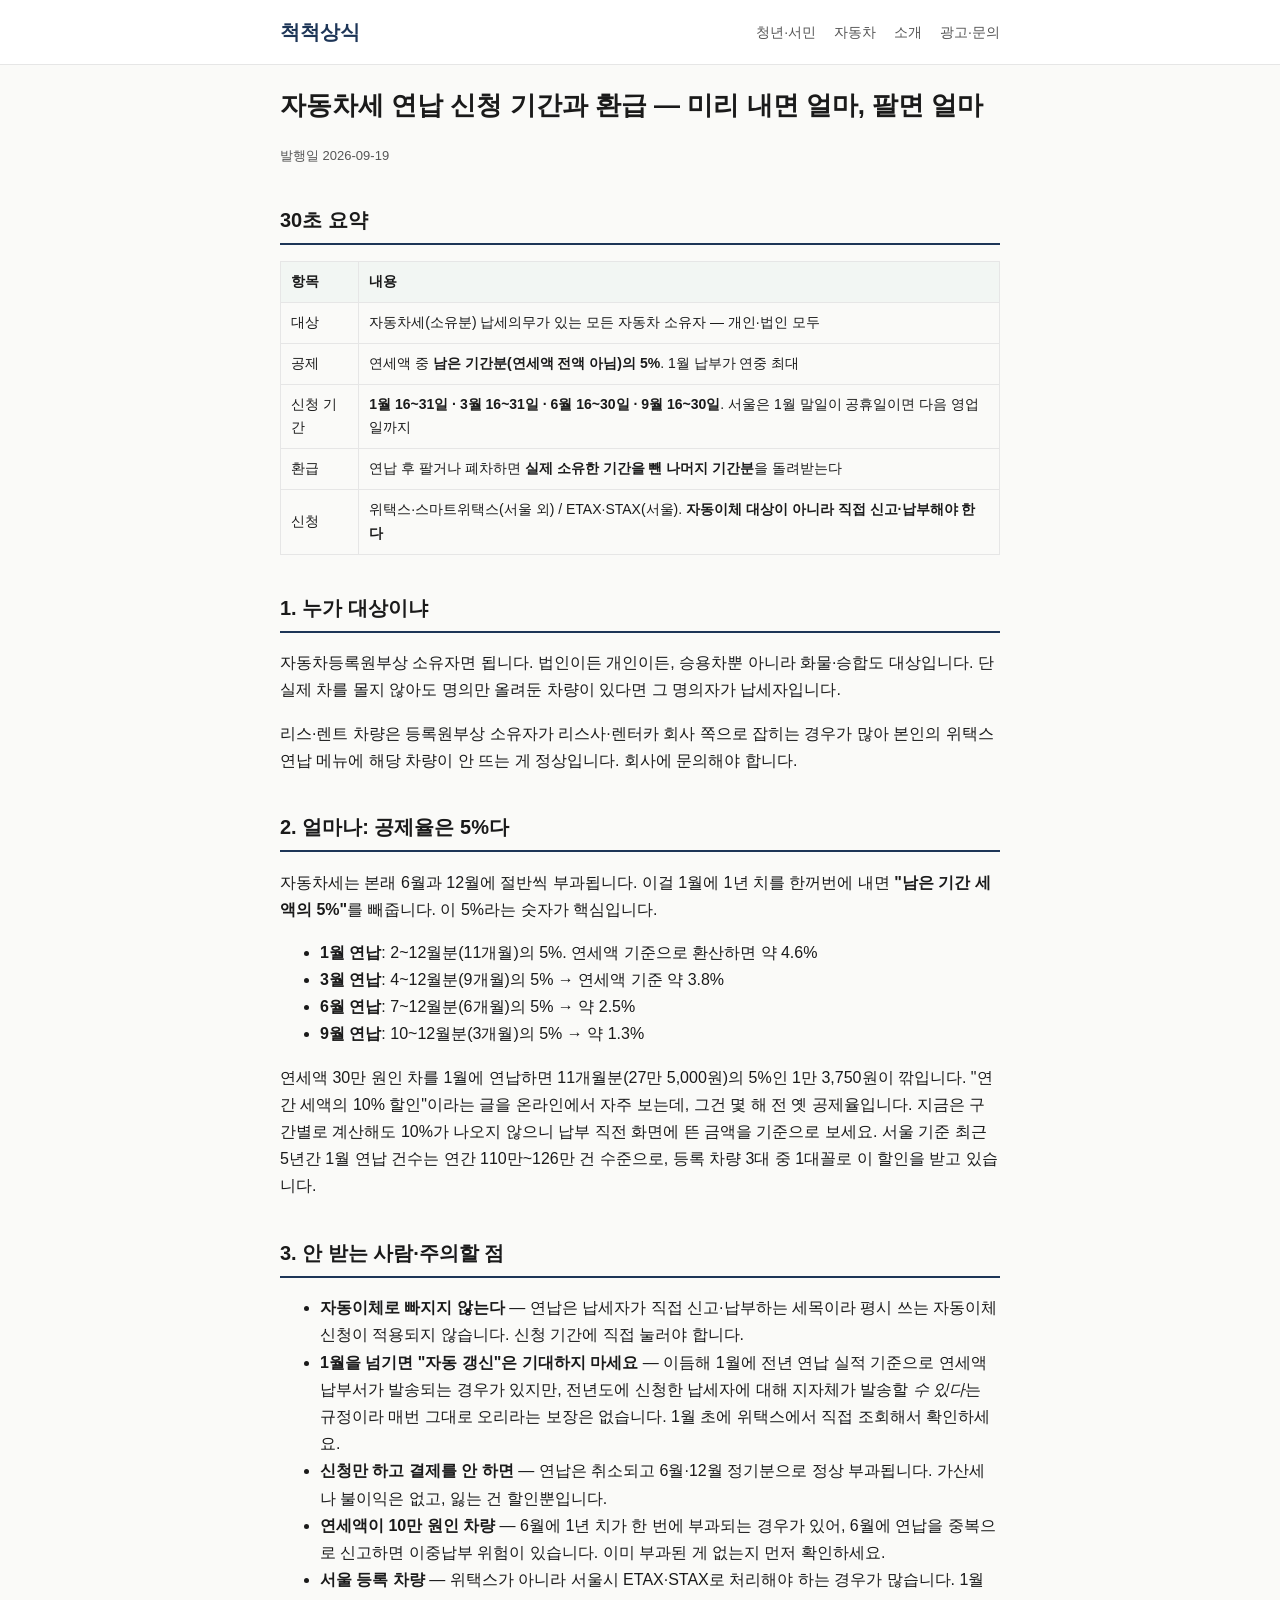
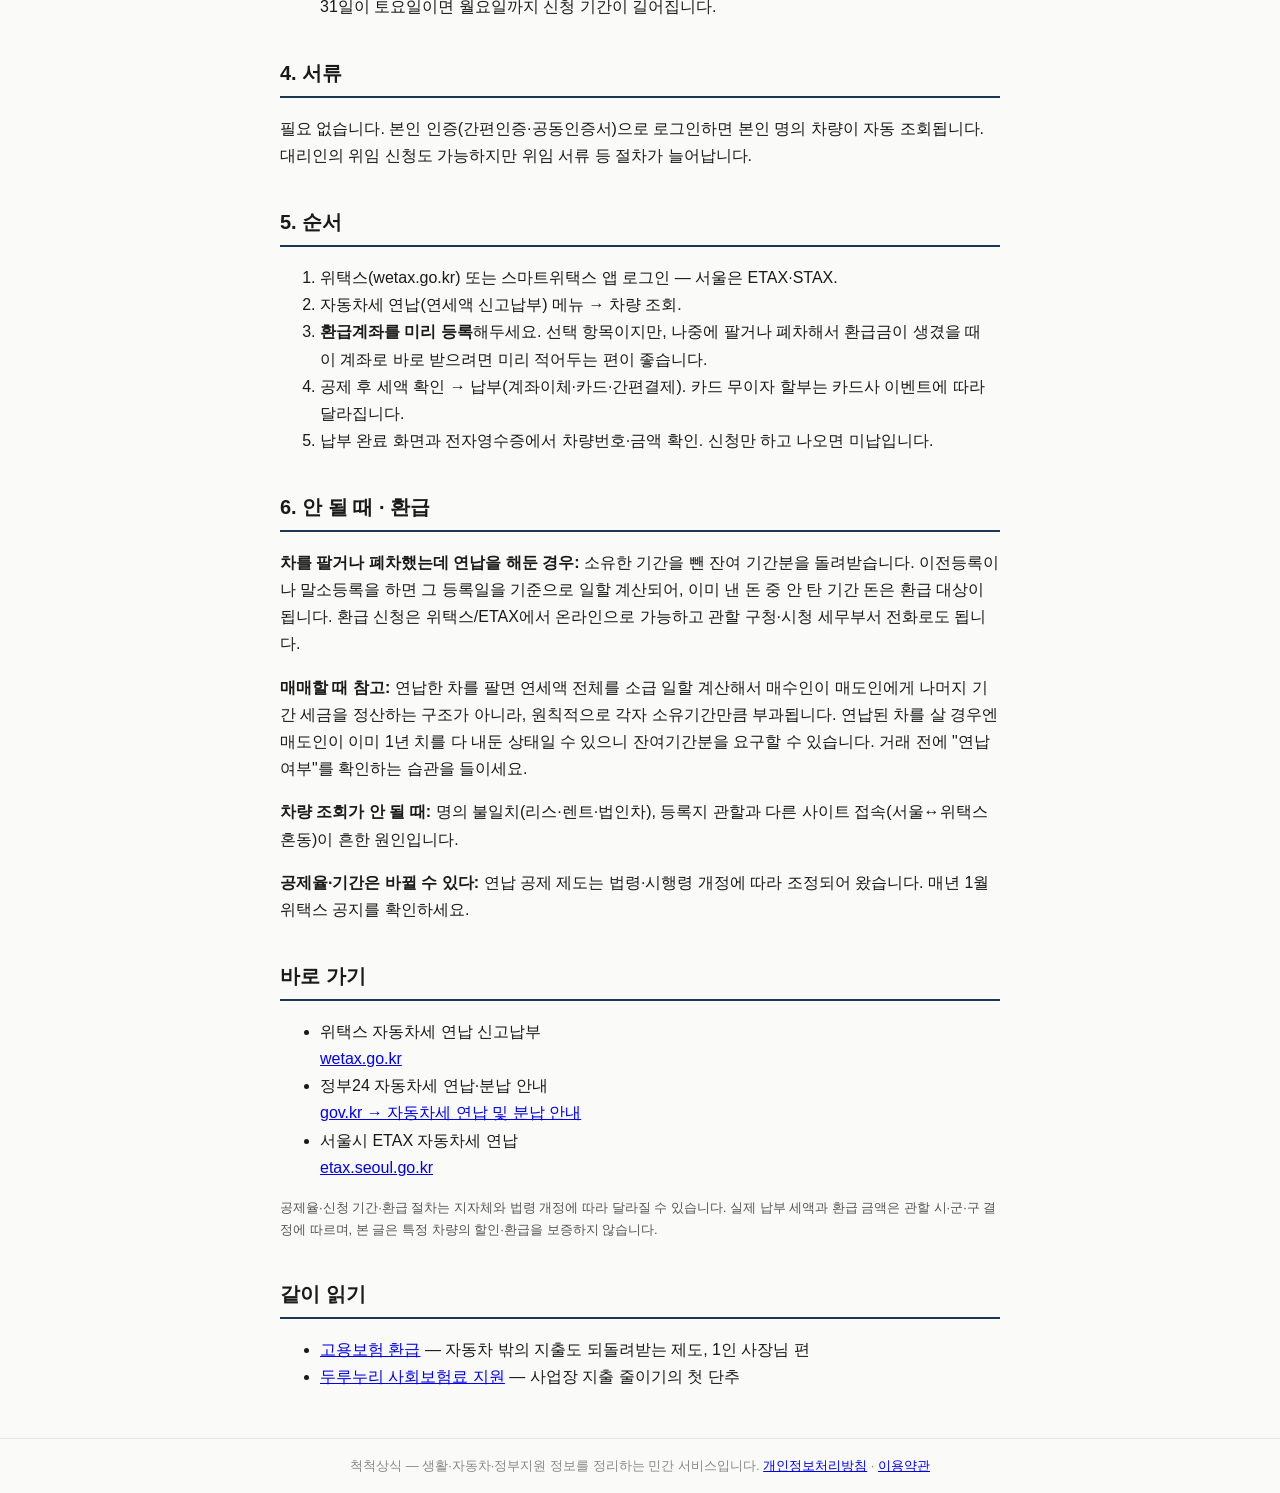
<file: posts/jadongchase-yeonnap-hwanbeop.html>
<!DOCTYPE html>
<html lang="ko"><head><meta charset="utf-8">
<meta name="viewport" content="width=device-width,initial-scale=1">
<title>자동차세 연납 신청 기간과 환급 — 미리 내면 얼마, 팔면 얼마 — 척척상식</title>
<meta name="description" content="자동차세 연납 신청 기간(1·3·6·9월 16~31일)과 공제율 5%, 서울은 1월 말일이 공휴일이면 다음 영업일까지 연장된다. 연납 후 양도·폐차하면 남은 기간 세금을 돌려받고, 신청만 하고 안 내면 불이익 없이 정기분으로 돌아간다. 위택스·ETAX 신청 순서 정리.">
<link rel="stylesheet" href="../style.css">
<link rel="canonical" href="https://rlaehddnr890425-star.github.io/sangsik/posts/jadongchase-yeonnap-hwanbeop/"></head>
<body>
<header><div class="wrap"><a class="logo" href="../index.html">척척상식</a>
<nav><a href="../index.html#young">청년·서민</a><a href="../index.html#car">자동차</a><a href="../about.html">소개</a><a href="../contact.html">광고·문의</a></nav>
</div></header>
<main class="wrap">
<article>
<h1>자동차세 연납 신청 기간과 환급 — 미리 내면 얼마, 팔면 얼마</h1>
<p class="dim small">발행일 2026-09-19</p>

<h2>30초 요약</h2>
<table>
<tr><th>항목</th><th>내용</th></tr>
<tr><td>대상</td><td>자동차세(소유분) 납세의무가 있는 모든 자동차 소유자 — 개인·법인 모두</td></tr>
<tr><td>공제</td><td>연세액 중 <strong>남은 기간분(연세액 전액 아님)의 5%</strong>. 1월 납부가 연중 최대</td></tr>
<tr><td>신청 기간</td><td><strong>1월 16~31일 · 3월 16~31일 · 6월 16~30일 · 9월 16~30일</strong>. 서울은 1월 말일이 공휴일이면 다음 영업일까지</td></tr>
<tr><td>환급</td><td>연납 후 팔거나 폐차하면 <strong>실제 소유한 기간을 뺀 나머지 기간분</strong>을 돌려받는다</td></tr>
<tr><td>신청</td><td>위택스·스마트위택스(서울 외) / ETAX·STAX(서울). <strong>자동이체 대상이 아니라 직접 신고·납부해야 한다</strong></td></tr>
</table>

<h2>1. 누가 대상이냐</h2>
<p>자동차등록원부상 소유자면 됩니다. 법인이든 개인이든, 승용차뿐 아니라 화물·승합도 대상입니다. 단 실제 차를 몰지 않아도 명의만 올려둔 차량이 있다면 그 명의자가 납세자입니다.</p>
<p>리스·렌트 차량은 등록원부상 소유자가 리스사·렌터카 회사 쪽으로 잡히는 경우가 많아 본인의 위택스 연납 메뉴에 해당 차량이 안 뜨는 게 정상입니다. 회사에 문의해야 합니다.</p>

<h2>2. 얼마나: 공제율은 5%다</h2>
<p>자동차세는 본래 6월과 12월에 절반씩 부과됩니다. 이걸 1월에 1년 치를 한꺼번에 내면 <strong>"남은 기간 세액의 5%"</strong>를 빼줍니다. 이 5%라는 숫자가 핵심입니다.</p>
<ul>
<li><strong>1월 연납</strong>: 2~12월분(11개월)의 5%. 연세액 기준으로 환산하면 약 4.6%</li>
<li><strong>3월 연납</strong>: 4~12월분(9개월)의 5% → 연세액 기준 약 3.8%</li>
<li><strong>6월 연납</strong>: 7~12월분(6개월)의 5% → 약 2.5%</li>
<li><strong>9월 연납</strong>: 10~12월분(3개월)의 5% → 약 1.3%</li>
</ul>
<p>연세액 30만 원인 차를 1월에 연납하면 11개월분(27만 5,000원)의 5%인 1만 3,750원이 깎입니다. "연간 세액의 10% 할인"이라는 글을 온라인에서 자주 보는데, 그건 몇 해 전 옛 공제율입니다. 지금은 구간별로 계산해도 10%가 나오지 않으니 납부 직전 화면에 뜬 금액을 기준으로 보세요. 서울 기준 최근 5년간 1월 연납 건수는 연간 110만~126만 건 수준으로, 등록 차량 3대 중 1대꼴로 이 할인을 받고 있습니다.</p>

<h2>3. 안 받는 사람·주의할 점</h2>
<ul>
<li><strong>자동이체로 빠지지 않는다</strong> — 연납은 납세자가 직접 신고·납부하는 세목이라 평시 쓰는 자동이체 신청이 적용되지 않습니다. 신청 기간에 직접 눌러야 합니다.</li>
<li><strong>1월을 넘기면 "자동 갱신"은 기대하지 마세요</strong> — 이듬해 1월에 전년 연납 실적 기준으로 연세액 납부서가 발송되는 경우가 있지만, 전년도에 신청한 납세자에 대해 지자체가 발송할 <em>수 있다</em>는 규정이라 매번 그대로 오리라는 보장은 없습니다. 1월 초에 위택스에서 직접 조회해서 확인하세요.</li>
<li><strong>신청만 하고 결제를 안 하면</strong> — 연납은 취소되고 6월·12월 정기분으로 정상 부과됩니다. 가산세나 불이익은 없고, 잃는 건 할인뿐입니다.</li>
<li><strong>연세액이 10만 원인 차량</strong> — 6월에 1년 치가 한 번에 부과되는 경우가 있어, 6월에 연납을 중복으로 신고하면 이중납부 위험이 있습니다. 이미 부과된 게 없는지 먼저 확인하세요.</li>
<li><strong>서울 등록 차량</strong> — 위택스가 아니라 서울시 ETAX·STAX로 처리해야 하는 경우가 많습니다. 1월 31일이 토요일이면 월요일까지 신청 기간이 길어집니다.</li>
</ul>

<h2>4. 서류</h2>
<p>필요 없습니다. 본인 인증(간편인증·공동인증서)으로 로그인하면 본인 명의 차량이 자동 조회됩니다. 대리인의 위임 신청도 가능하지만 위임 서류 등 절차가 늘어납니다.</p>

<h2>5. 순서</h2>
<ol>
<li>위택스(wetax.go.kr) 또는 스마트위택스 앱 로그인 — 서울은 ETAX·STAX.</li>
<li>자동차세 연납(연세액 신고납부) 메뉴 → 차량 조회.</li>
<li><strong>환급계좌를 미리 등록</strong>해두세요. 선택 항목이지만, 나중에 팔거나 폐차해서 환급금이 생겼을 때 이 계좌로 바로 받으려면 미리 적어두는 편이 좋습니다.</li>
<li>공제 후 세액 확인 → 납부(계좌이체·카드·간편결제). 카드 무이자 할부는 카드사 이벤트에 따라 달라집니다.</li>
<li>납부 완료 화면과 전자영수증에서 차량번호·금액 확인. 신청만 하고 나오면 미납입니다.</li>
</ol>

<h2>6. 안 될 때 · 환급</h2>
<p><strong>차를 팔거나 폐차했는데 연납을 해둔 경우:</strong> 소유한 기간을 뺀 잔여 기간분을 돌려받습니다. 이전등록이나 말소등록을 하면 그 등록일을 기준으로 일할 계산되어, 이미 낸 돈 중 안 탄 기간 돈은 환급 대상이 됩니다. 환급 신청은 위택스/ETAX에서 온라인으로 가능하고 관할 구청·시청 세무부서 전화로도 됩니다.</p>
<p><strong>매매할 때 참고:</strong> 연납한 차를 팔면 연세액 전체를 소급 일할 계산해서 매수인이 매도인에게 나머지 기간 세금을 정산하는 구조가 아니라, 원칙적으로 각자 소유기간만큼 부과됩니다. 연납된 차를 살 경우엔 매도인이 이미 1년 치를 다 내둔 상태일 수 있으니 잔여기간분을 요구할 수 있습니다. 거래 전에 "연납 여부"를 확인하는 습관을 들이세요.</p>
<p><strong>차량 조회가 안 될 때:</strong> 명의 불일치(리스·렌트·법인차), 등록지 관할과 다른 사이트 접속(서울↔위택스 혼동)이 흔한 원인입니다.</p>
<p><strong>공제율·기간은 바뀔 수 있다:</strong> 연납 공제 제도는 법령·시행령 개정에 따라 조정되어 왔습니다. 매년 1월 위택스 공지를 확인하세요.</p>

<h2>바로 가기</h2>
<ul>
<li>위택스 자동차세 연납 신고납부<br><a href="https://www.wetax.go.kr">wetax.go.kr</a></li>
<li>정부24 자동차세 연납·분납 안내<br><a href="https://www.gov.kr/portal/service/serviceInfo/PTR000050446">gov.kr → 자동차세 연납 및 분납 안내</a></li>
<li>서울시 ETAX 자동차세 연납<br><a href="https://etax.seoul.go.kr">etax.seoul.go.kr</a></li>
</ul>
<p class="dim small">공제율·신청 기간·환급 절차는 지자체와 법령 개정에 따라 달라질 수 있습니다. 실제 납부 세액과 환급 금액은 관할 시·군·구 결정에 따르며, 본 글은 특정 차량의 할인·환급을 보증하지 않습니다.</p>

<h2>같이 읽기</h2>
<ul>
<li><a href="goyongboheom-hwanbeop-2026.html">고용보험 환급</a> — 자동차 밖의 지출도 되돌려받는 제도, 1인 사장님 편</li>
<li><a href="duryunuri-sahoeboheum-2026.html">두루누리 사회보험료 지원</a> — 사업장 지출 줄이기의 첫 단추</li>
</ul>
</article>
</main>
<footer class="meta" style="margin-top:48px;border-top:1px solid var(--line);padding:16px 0">
척척상식 — 생활·자동차·정부지원 정보를 정리하는 민간 서비스입니다. <a href="../privacy.html">개인정보처리방침</a> · <a href="../terms.html">이용약관</a>
</footer>
</body></html>
</file>
<file: style.css>
:root{--ink:#1a1a1a;--sub:#555;--line:#e6e6e6;--accent:#1d3557;--bg:#fafaf8}
*{box-sizing:border-box}body{margin:0;font-family:'Apple SD Gothic Neo','Noto Sans KR',sans-serif;color:var(--ink);background:var(--bg);line-height:1.7}
header{border-bottom:1px solid var(--line);background:#fff}
.wrap{max-width:760px;margin:0 auto;padding:0 20px}
header .wrap{display:flex;align-items:center;justify-content:space-between;height:64px}
.logo{font-weight:800;font-size:20px;color:var(--accent);text-decoration:none}
nav a{color:var(--sub);text-decoration:none;margin-left:18px;font-size:14px}
main{padding:32px 20px;max-width:760px;margin:0 auto}
h1{font-size:26px;line-height:1.4}h2{font-size:20px;margin-top:36px;border-bottom:2px solid var(--accent);padding-bottom:6px}
.meta{color:#888;font-size:13px}
.card{background:#fff;border:1px solid var(--line);border-radius:10px;padding:18px 20px;margin-bottom:14px}
.card a{color:var(--ink);text-decoration:none;font-weight:700;font-size:16px}
.tag{display:inline-block;background:#e8f3ec;color:var(--accent);border-radius:999px;font-size:12px;padding:2px 10px;margin-right:6px}
.notice{background:#fff8e1;border:1px solid #f0d98c;border-radius:8px;padding:12px 16px;font-size:14px}
table{width:100%;border-collapse:collapse;font-size:14px;margin:16px 0}
th,td{border:1px solid var(--line);padding:8px 10px;text-align:left}th{background:#f2f6f3}
footer{margin-top:60px;border-top:1px solid var(--line);padding:24px 20px;color:#888;font-size:13px;text-align:center}
form input,form textarea{width:100%;padding:10px;margin:6px 0;border:1px solid var(--line);border-radius:6px;font:inherit}
form button{background:var(--accent);color:#fff;border:0;padding:10px 22px;border-radius:6px;cursor:pointer}
/* 광고 자리 (개발 중 placeholder — 애드센스 단위 연결 시 이 div 교체) */
.ad-slot{border:1.5px dashed #c8c2b4;background:#f3f0e9;color:#8a8474;font-size:12.5px;
  text-align:center;padding:18px 10px;margin:26px auto;border-radius:6px;max-width:720px;letter-spacing:.3px}
.ad-slot.top{margin-top:8px;padding:12px}
.ad-slot.inline{margin:30px auto}
.ad-slot.bottom{margin-bottom:34px}
.grid2{display:grid;grid-template-columns:1.6fr 1fr;gap:26px;align-items:start}
@media(max-width:760px){.grid2{grid-template-columns:1fr}}
.side-box{border:1px solid var(--line);border-radius:8px;padding:18px;background:#fff}
.side-box h3{margin:0 0 10px;font-size:15px}
.side-box ul{margin:0;padding-left:18px}
.side-box li{margin:6px 0;font-size:14px}
/* 자가진단 */
.q-card{border:1px solid var(--line);border-radius:8px;padding:18px 20px;margin:16px 0;background:#fff}
.q-card legend{font-weight:700;font-size:15px;padding:0 6px}
.q-card label{display:block;margin:8px 0;font-size:14.5px;cursor:pointer}
.q-card input[type=number],.q-card select{width:100%;max-width:280px;padding:8px;border:1px solid #bbb;border-radius:6px;font-size:15px}
.btn{display:inline-block;background:var(--accent);color:#fff;border:none;padding:12px 22px;border-radius:8px;font-size:15px;cursor:pointer}
.btn:hover{background:#0c4429}
#result .fund{border:1px solid var(--line);border-left:5px solid var(--accent);border-radius:6px;padding:14px 16px;margin:12px 0;background:#fff}
#result .fund.maybe{border-left-color:#c9a227}
#result .fund.no{border-left-color:#b04a3f;background:#fdf6f5}
#result .fund h4{margin:0 0 6px;font-size:15.5px}
#result .meta{font-size:13px;color:#666;margin-top:8px}
.tag{display:inline-block;font-size:12px;background:#e8f2ec;color:var(--accent);border-radius:99px;padding:2px 10px;margin:2px 4px 0 0}
.tag.warn{background:#f6e8c1;color:#6b5307}.tag.bad{background:#f3d9d4;color:#8c2f22}

/* Phase 2a — 홈 대시보드 (body.home 만 1140px, 기사 본문은 기존 760px 유지) */
.hwrap{max-width:1140px}
body.home main{max-width:1140px;padding:0 20px}
body.home header .hrow{display:flex;align-items:center;justify-content:space-between;height:64px}
.hero{padding:44px 0 30px;border-bottom:1px solid var(--line)}
.hero h1{font-size:32px;margin:0 0 12px;border:0;line-height:1.35}
.hero .sub{font-size:16px;color:var(--sub);max-width:640px;margin:0 0 14px}
.stamp{font-size:13.5px;color:#555;background:#eef4f0;border-radius:8px;padding:8px 14px;display:inline-block}
.cta{margin-top:16px;display:flex;gap:10px;flex-wrap:wrap}
.btn.ghost{background:#fff;color:var(--accent);border:1.5px solid var(--accent)}
.btn.sm{padding:7px 14px;font-size:13.5px}
section{padding:34px 0 6px}
section>h2{margin-top:0}
.dim{color:var(--sub)}.small{font-size:13px}
code{background:#f1efe9;border-radius:4px;padding:1px 5px;font-size:12.5px}
.ncards{display:grid;grid-template-columns:repeat(auto-fill,minmax(320px,1fr));gap:16px;margin-top:14px}
.ncard{background:#fff;border:1px solid var(--line);border-top:4px solid var(--accent);border-radius:10px;padding:16px 18px;display:flex;flex-direction:column}
.nhead{display:flex;gap:8px;align-items:center;margin-bottom:8px}
.st{background:#0f5132;color:#fff;font-size:12px;border-radius:999px;padding:3px 10px}
.cat{font-size:12px;color:var(--sub)}
.ncard h3{margin:0 0 10px;font-size:16.5px;line-height:1.4}
.ncard dl{margin:0;display:grid;gap:5px}
.ncard dl>div{display:grid;grid-template-columns:52px 1fr;gap:8px;font-size:13.8px}
.ncard dt{color:#777}
.ncard dd{margin:0}
.nfoot{margin-top:12px;display:flex;gap:10px;align-items:center}
.ghost{color:var(--accent);font-size:13.5px;text-decoration:none;font-weight:600}
.vstamp{margin:10px 0 0;font-size:11.5px;color:#888;border-top:1px dashed var(--line);padding-top:8px}
.tscroll{overflow-x:auto}
.tscroll table{min-width:640px}
.chan{display:inline-block;font-size:11px;border-radius:4px;padding:1px 6px;margin-left:6px;vertical-align:middle}
.chan.d{background:#e8f3ec;color:var(--accent)}.chan.a{background:#f1efe9;color:#7a6c4f}
.num{white-space:nowrap}
.tcards{display:grid;grid-template-columns:repeat(auto-fill,minmax(240px,1fr));gap:14px}
.tool{display:block;background:#fff;border:1px solid var(--line);border-radius:10px;padding:16px;text-decoration:none;color:var(--ink)}
.tool b{display:block;font-size:15.5px;margin-bottom:6px;color:var(--accent)}
.tool span{font-size:13.5px;color:var(--sub)}
.tool.soon{opacity:.55;border-style:dashed}
.principles ul{margin:12px 0 20px;padding-left:20px;font-size:14.5px}
.postlist{margin:12px 0;padding-left:20px}.postlist li{margin:8px 0;font-size:15px}
@media(max-width:760px){.hero h1{font-size:24px}}

td a{color:var(--ink);text-decoration:none}td a:hover{color:var(--accent);text-decoration:underline}
a.mini{font-size:11.5px;color:var(--accent);border:1px solid var(--accent);border-radius:99px;padding:1px 7px;margin-left:6px;white-space:nowrap}
a.mini:hover{background:var(--accent);color:#fff}
figure.hero-img{margin:18px 0 22px}
figure.hero-img img{width:100%;max-height:380px;object-fit:cover;border-radius:10px;display:block}
figure.hero-img figcaption{font-size:12px;color:var(--dim,#888);margin-top:6px}
</file>
